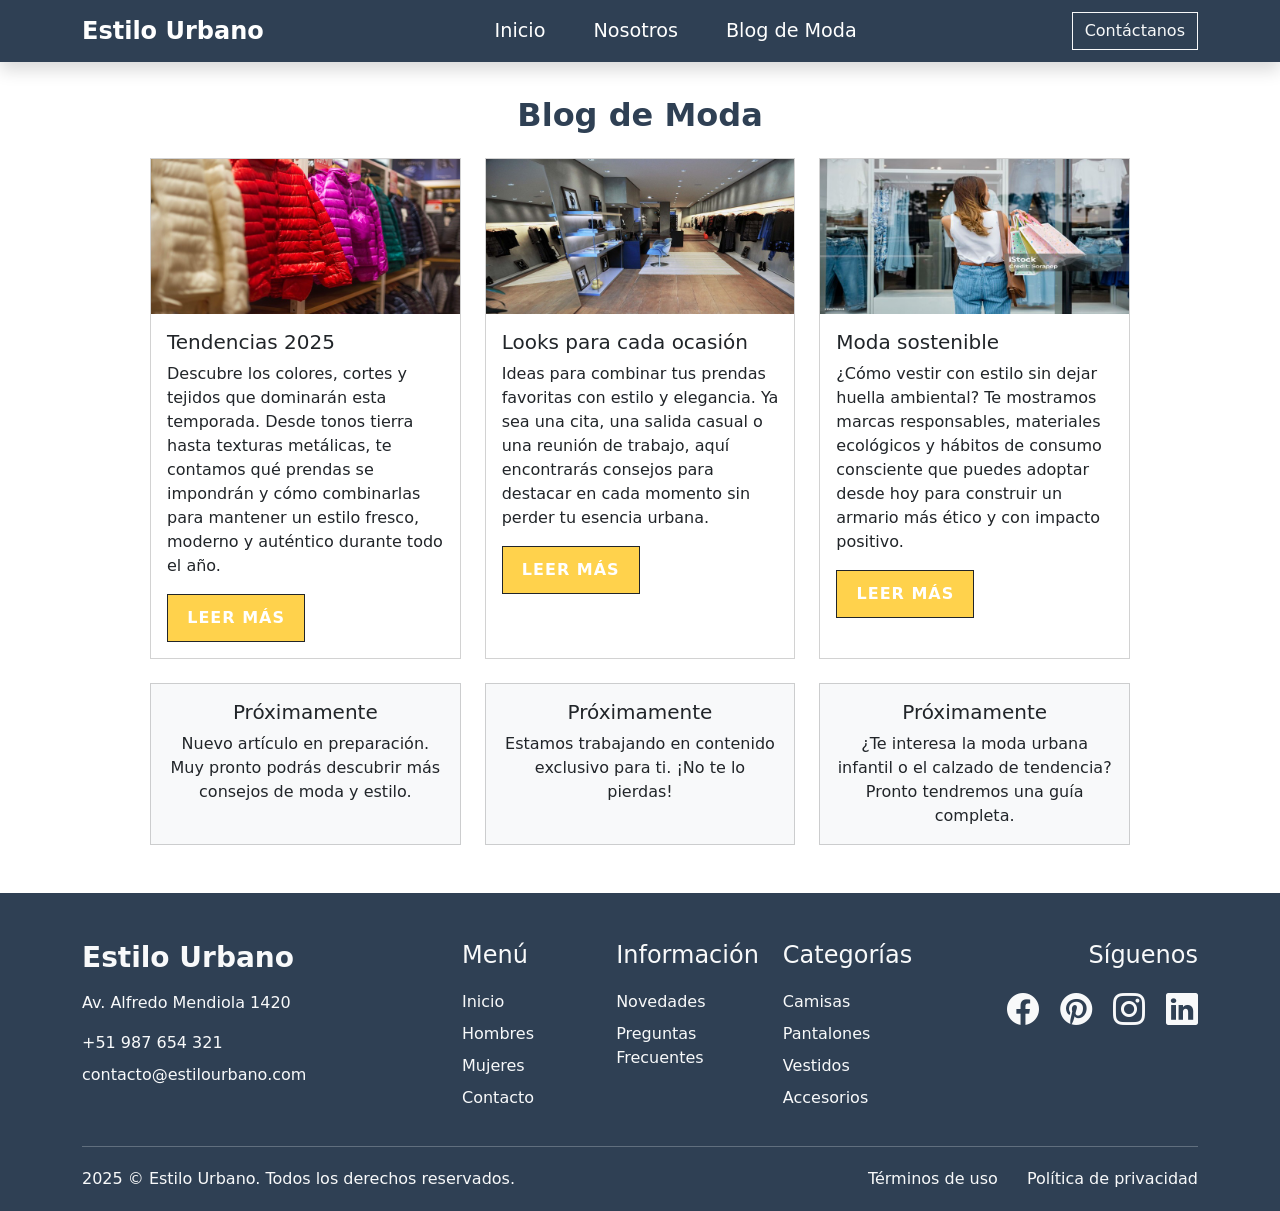
<file: html/blogmoda.html>
<!DOCTYPE html>
<html lang="es">

<head>
    <meta charset="UTF-8" />
    <meta name="viewport" content="width=device-width, initial-scale=1.0" />
    <title>Blog de Moda - Estilo Urbano</title>
    <link href="https://cdn.jsdelivr.net/npm/bootstrap@5.3.0/dist/css/bootstrap.min.css" rel="stylesheet" />
    <link rel="stylesheet" href="../css/styles.css" />
    <link rel="stylesheet" href="https://cdn.jsdelivr.net/npm/bootstrap-icons@1.10.5/font/bootstrap-icons.css" />
</head>

<body>
    <nav class="navbar navbar-expand-lg fixed-top shadow" data-bs-theme="dark">
        <div class="container-lg">
            <a class="navbar-brand fw-bold" href="../html/index.html">Estilo Urbano</a>
            <button class="navbar-toggler" type="button" data-bs-toggle="collapse"
                data-bs-target="#navbarSupportedContent" aria-controls="navbarSupportedContent" aria-expanded="false"
                aria-label="Toggle navigation">
                <span class="navbar-toggler-icon"></span>
            </button>
            <div class="collapse navbar-collapse" id="navbarSupportedContent">
                <ul class="navbar-nav mx-auto mb-2 mb-lg-0">
                    <li class="nav-item">
                        <a class="nav-link active" aria-current="page" href="../html/index.html">Inicio</a>
                    </li>
                    <li class="nav-item">
                        <a class="nav-link" href="../html/nosotros.html">Nosotros</a>
                    </li>
                    <li class="nav-item">
                        <a class="nav-link" href="../html/blogmoda.html">Blog de Moda</a>
                    </li>
                </ul>
                <a class="btn btn-outline-light" href="../html/contacto.html">Contáctanos</a>
            </div>
        </div>
    </nav>

    <div class="container mt-5 py-5">
        <h2 class="text-center fw-bold mb-4">Blog de Moda</h2>
        <div class="row g-4">
            <div class="col-md-4">
                <div class="card h-100">
                    <img src="../img/1.jpg" class="card-img-top" alt="Post 1">
                    <div class="card-body">
                        <h5 class="card-title">Tendencias 2025</h5>
                        <p class="card-text">Descubre los colores, cortes y tejidos que dominarán esta temporada. Desde
                            tonos tierra hasta texturas metálicas, te contamos qué prendas se impondrán y cómo
                            combinarlas para mantener un estilo fresco, moderno y auténtico durante todo el año.</p>
                        <a href="../html/tendencias.html" class="btn btn-dark">Leer Más</a>
                    </div>
                </div>
            </div>
            <div class="col-md-4">
                <div class="card h-100">
                    <img src="../img/2.jpg" class="card-img-top" alt="Post 2">
                    <div class="card-body">
                        <h5 class="card-title">Looks para cada ocasión</h5>
                        <p class="card-text">Ideas para combinar tus prendas favoritas con estilo y elegancia. Ya sea
                            una cita, una salida casual o una reunión de trabajo, aquí encontrarás consejos para
                            destacar en cada momento sin perder tu esencia urbana.</p>
                        <a href="../html/looks.html" class="btn btn-dark">Leer Más</a>
                    </div>
                </div>
            </div>
            <div class="col-md-4">
                <div class="card h-100">
                    <img src="../img/3.jpg" class="card-img-top" alt="Post 3">
                    <div class="card-body">
                        <h5 class="card-title">Moda sostenible</h5>
                        <p class="card-text">¿Cómo vestir con estilo sin dejar huella ambiental? Te mostramos marcas
                            responsables, materiales ecológicos y hábitos de consumo consciente que puedes adoptar desde
                            hoy para construir un armario más ético y con impacto positivo.</p>
                        <a href="../html/sostenible.html" class="btn btn-dark">Leer Más</a>
                    </div>
                </div>
            </div>
            <div class="col-md-4">
                <div class="card h-100 bg-light text-center d-flex align-items-center justify-content-center">
                    <div class="card-body">
                        <h5 class="card-title">Próximamente</h5>
                        <p class="card-text">Nuevo artículo en preparación. Muy pronto podrás descubrir más consejos de
                            moda y estilo.</p>
                    </div>
                </div>
            </div>
            <div class="col-md-4">
                <div class="card h-100 bg-light text-center d-flex align-items-center justify-content-center">
                    <div class="card-body">
                        <h5 class="card-title">Próximamente</h5>
                        <p class="card-text">Estamos trabajando en contenido exclusivo para ti. ¡No te lo pierdas!</p>
                    </div>
                </div>
            </div>
            <div class="col-md-4">
                <div class="card h-100 bg-light text-center d-flex align-items-center justify-content-center">
                    <div class="card-body">
                        <h5 class="card-title">Próximamente</h5>
                        <p class="card-text">¿Te interesa la moda urbana infantil o el calzado de tendencia? Pronto
                            tendremos una guía completa.</p>
                    </div>
                </div>
            </div>
        </div>
    </div>



    <footer class="text-light pt-5">
        <div class="container-lg">
            <div class="row">
                <div class="col-6 col-lg-4">
                    <h3 class="fw-bold">Estilo Urbano</h3>
                    <p class="pt-2">Av. Alfredo Mendiola 1420</p>
                    <p class="mb-2">+51 987 654 321</p>
                    <p>contacto@estilourbano.com</p>
                </div>
                <div class="col">
                    <h4>Menú</h4>
                    <ul class="list-unstyled pt-2">
                        <li class="py-1">Inicio</li>
                        <li class="py-1">Hombres</li>
                        <li class="py-1">Mujeres</li>
                        <li class="py-1">Contacto</li>
                    </ul>
                </div>
                <div class="col">
                    <h4>Información</h4>
                    <ul class="list-unstyled pt-2">
                        <li class="py-1">Novedades</li>
                        <li class="py-1">Preguntas Frecuentes</li>
                    </ul>
                </div>
                <div class="col">
                    <h4>Categorías</h4>
                    <ul class="list-unstyled pt-2">
                        <li class="py-1">Camisas</li>
                        <li class="py-1">Pantalones</li>
                        <li class="py-1">Vestidos</li>
                        <li class="py-1">Accesorios</li>
                    </ul>
                </div>
                <div class="col-6 col-lg-3 text-lg-end">
                    <h4>Síguenos</h4>
                    <div class="social-media pt-2">
                        <a href="#" class="text-light fs-2 me-3"><i class="bi bi-facebook"></i></a>
                        <a href="#" class="text-light fs-2 me-3"><i class="bi bi-pinterest"></i></a>
                        <a href="#" class="text-light fs-2 me-3"><i class="bi bi-instagram"></i></a>
                        <a href="#" class="text-light fs-2"><i class="bi bi-linkedin"></i></a>
                    </div>
                </div>
            </div>
            <hr>
            <div class="d-sm-flex justify-content-between py-1">
                <p>2025 © Estilo Urbano. Todos los derechos reservados.</p>
                <p>
                    <a href="#" class="text-light text-decoration-none pe-4">Términos de uso</a>
                    <a href="#" class="text-light text-decoration-none">Política de privacidad</a>
                </p>
            </div>
        </div>
    </footer>
</body>

</html>
</file>
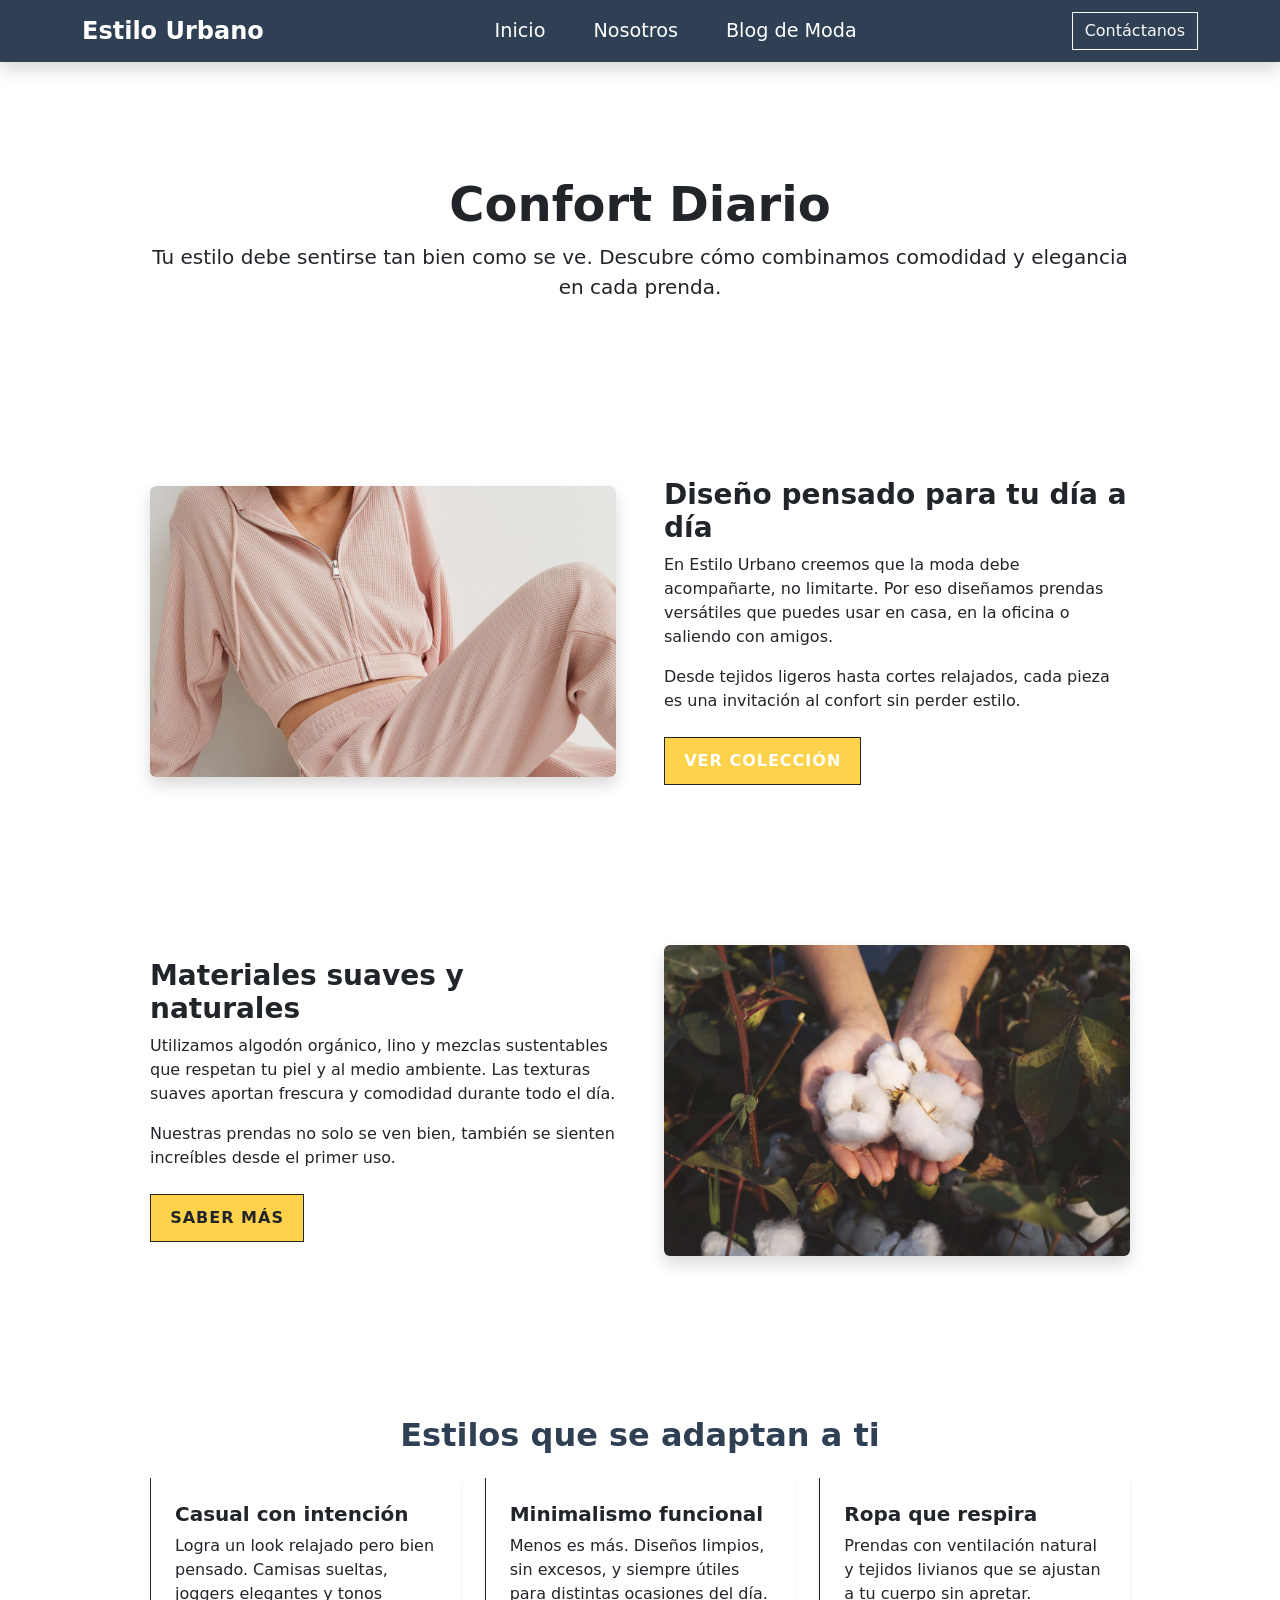
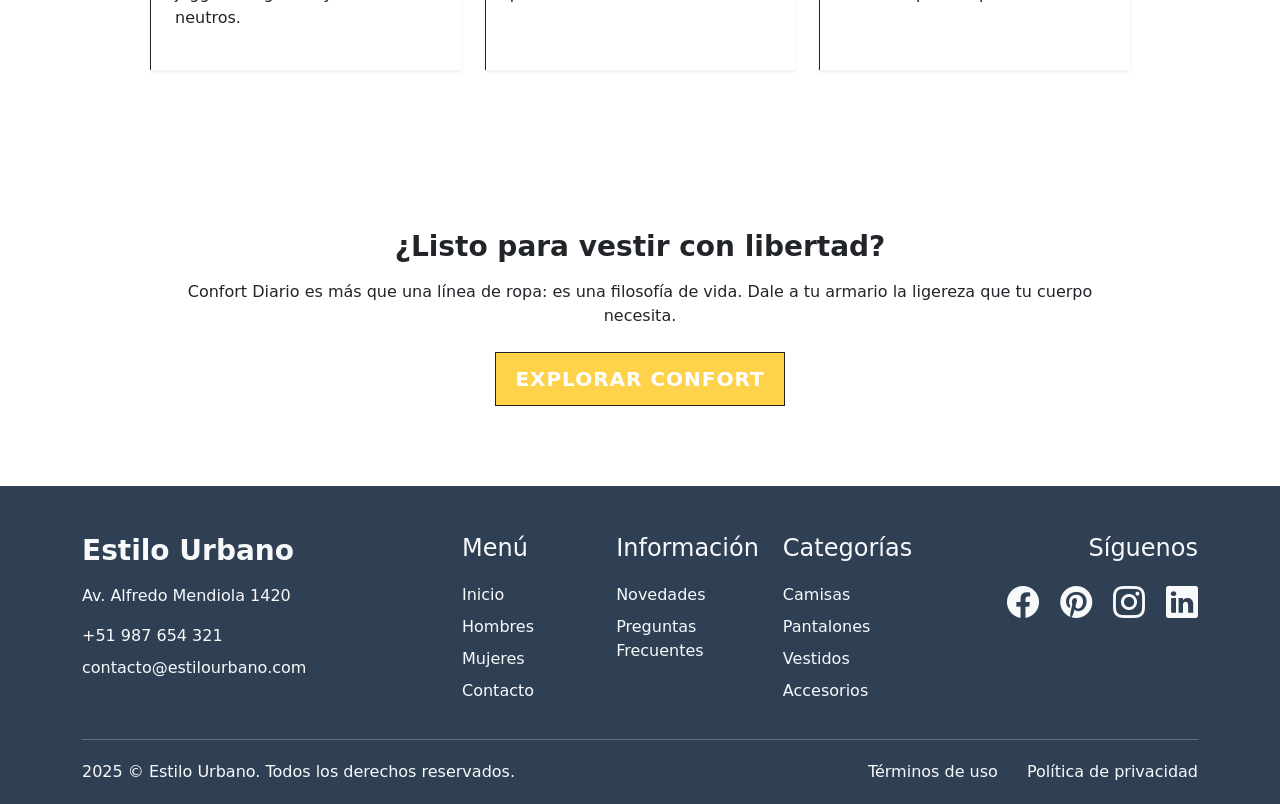
<file: html/confort.html>
<!DOCTYPE html>
<html lang="en">
<head>
    <meta charset="UTF-8" />
    <meta name="viewport" content="width=device-width, initial-scale=1.0" />
    <title>Confort Diario - Estilo Urbano</title>
    <link href="https://cdn.jsdelivr.net/npm/bootstrap@5.3.0/dist/css/bootstrap.min.css" rel="stylesheet" />
    <link rel="stylesheet" href="../css/styles.css" />
    <link rel="stylesheet" href="https://cdn.jsdelivr.net/npm/bootstrap-icons@1.10.5/font/bootstrap-icons.css" />
</head>
<body>
    <nav class="navbar navbar-expand-lg fixed-top shadow" data-bs-theme="dark">
        <div class="container-lg">
            <a class="navbar-brand fw-bold" href="../html/index.html">Estilo Urbano</a>
            <button class="navbar-toggler" type="button" data-bs-toggle="collapse"
                data-bs-target="#navbarSupportedContent" aria-controls="navbarSupportedContent" aria-expanded="false"
                aria-label="Toggle navigation">
                <span class="navbar-toggler-icon"></span>
            </button>
            <div class="collapse navbar-collapse" id="navbarSupportedContent">
                <ul class="navbar-nav mx-auto mb-2 mb-lg-0">
                    <li class="nav-item">
                        <a class="nav-link active" aria-current="page" href="../html/index.html">Inicio</a>
                    </li>
                    <li class="nav-item">
                        <a class="nav-link" href="../html/nosotros.html">Nosotros</a>
                    </li>
                    <li class="nav-item">
                        <a class="nav-link" href="../html/blogmoda.html">Blog de Moda</a>
                    </li>
                </ul>
                <a class="btn btn-outline-light" href="../html/contacto.html">Contáctanos</a>
            </div>
        </div>
    </nav>

    <main class="pt-5 mt-5">
        <section class="section-bg py-5">
            <div class="container text-center">
                <h1 class="fw-bold display-5">Confort Diario</h1>
                <p class="lead">Tu estilo debe sentirse tan bien como se ve. Descubre cómo combinamos comodidad y
                    elegancia en cada prenda.</p>
            </div>
        </section>
        <section class="py-5">
            <div class="container">
                <div class="row align-items-center g-5">
                    <div class="col-md-6">
                        <img src="../img/confort1.jpg" alt="Moda cómoda" class="img-fluid rounded shadow" />
                    </div>
                    <div class="col-md-6">
                        <h3 class="fw-bold">Diseño pensado para tu día a día</h3>
                        <p>En Estilo Urbano creemos que la moda debe acompañarte, no limitarte. Por eso diseñamos
                            prendas versátiles que puedes usar en casa, en la oficina o saliendo con amigos.</p>
                        <p>Desde tejidos ligeros hasta cortes relajados, cada pieza es una invitación al confort sin
                            perder estilo.</p>
                        <a href="productos.html" class="btn btn-dark mt-2">Ver colección</a>
                    </div>
                </div>
            </div>
        </section>
        <section class="section-bg py-5">
            <div class="container">
                <div class="row align-items-center g-5 flex-md-row-reverse">
                    <div class="col-md-6">
                        <img src="../img/confort2.jpg" alt="Estilo relajado" class="img-fluid rounded shadow" />
                    </div>
                    <div class="col-md-6">
                        <h3 class="fw-bold">Materiales suaves y naturales</h3>
                        <p>Utilizamos algodón orgánico, lino y mezclas sustentables que respetan tu piel y al medio
                            ambiente. Las texturas suaves aportan frescura y comodidad durante todo el día.</p>
                        <p>Nuestras prendas no solo se ven bien, también se sienten increíbles desde el primer uso.</p>
                        <a href="materialessuaves.html" class="btn btn-outline-dark mt-2">Saber más</a>
                    </div>
                </div>
            </div>
        </section>
        <section class="py-5">
            <div class="container">
                <h2 class="text-center fw-bold mb-4">Estilos que se adaptan a ti</h2>
                <div class="row g-4">
                    <div class="col-md-4">
                        <div class="p-4 border-start border-dark shadow-sm bg-white h-100">
                            <h5 class="fw-bold">Casual con intención</h5>
                            <p>Logra un look relajado pero bien pensado. Camisas sueltas, joggers elegantes y tonos
                                neutros.</p>
                        </div>
                    </div>
                    <div class="col-md-4">
                        <div class="p-4 border-start border-dark shadow-sm bg-white h-100">
                            <h5 class="fw-bold">Minimalismo funcional</h5>
                            <p>Menos es más. Diseños limpios, sin excesos, y siempre útiles para distintas ocasiones del
                                día.</p>
                        </div>
                    </div>
                    <div class="col-md-4">
                        <div class="p-4 border-start border-dark shadow-sm bg-white h-100">
                            <h5 class="fw-bold">Ropa que respira</h5>
                            <p>Prendas con ventilación natural y tejidos livianos que se ajustan a tu cuerpo sin
                                apretar.</p>
                        </div>
                    </div>
                </div>
            </div>
        </section>
        <section class="section-bg py-5">
            <div class="container text-center">
                <h3 class="fw-bold mb-3">¿Listo para vestir con libertad?</h3>
                <p class="mb-4">Confort Diario es más que una línea de ropa: es una filosofía de vida. Dale a tu armario
                    la ligereza que tu cuerpo necesita.</p>
                <a href="estilosunicos.html" class="btn btn-dark btn-lg">Explorar confort</a>
            </div>
        </section>
    </main>
    <footer class="text-light pt-5">
        <div class="container-lg">
            <div class="row">
                <div class="col-6 col-lg-4">
                    <h3 class="fw-bold">Estilo Urbano</h3>
                    <p class="pt-2">Av. Alfredo Mendiola 1420</p>
                    <p class="mb-2">+51 987 654 321</p>
                    <p>contacto@estilourbano.com</p>
                </div>
                <div class="col">
                    <h4>Menú</h4>
                    <ul class="list-unstyled pt-2">
                        <li class="py-1">Inicio</li>
                        <li class="py-1">Hombres</li>
                        <li class="py-1">Mujeres</li>
                        <li class="py-1">Contacto</li>
                    </ul>
                </div>
                <div class="col">
                    <h4>Información</h4>
                    <ul class="list-unstyled pt-2">
                        <li class="py-1">Novedades</li>
                        <li class="py-1">Preguntas Frecuentes</li>
                    </ul>
                </div>
                <div class="col">
                    <h4>Categorías</h4>
                    <ul class="list-unstyled pt-2">
                        <li class="py-1">Camisas</li>
                        <li class="py-1">Pantalones</li>
                        <li class="py-1">Vestidos</li>
                        <li class="py-1">Accesorios</li>
                    </ul>
                </div>
                <div class="col-6 col-lg-3 text-lg-end">
                    <h4>Síguenos</h4>
                    <div class="social-media pt-2">
                        <a href="#" class="text-light fs-2 me-3"><i class="bi bi-facebook"></i></a>
                        <a href="#" class="text-light fs-2 me-3"><i class="bi bi-pinterest"></i></a>
                        <a href="#" class="text-light fs-2 me-3"><i class="bi bi-instagram"></i></a>
                        <a href="#" class="text-light fs-2"><i class="bi bi-linkedin"></i></a>
                    </div>
                </div>
            </div>
            <hr>
            <div class="d-sm-flex justify-content-between py-1">
                <p>2025 © Estilo Urbano. Todos los derechos reservados.</p>
                <p>
                    <a href="#" class="text-light text-decoration-none pe-4">Términos de uso</a>
                    <a href="#" class="text-light text-decoration-none">Política de privacidad</a>
                </p>
            </div>
        </div>
    </footer>
    <script src="https://cdn.jsdelivr.net/npm/bootstrap@5.3.0/dist/js/bootstrap.bundle.min.js"></script>
</body>
</html>
</file>
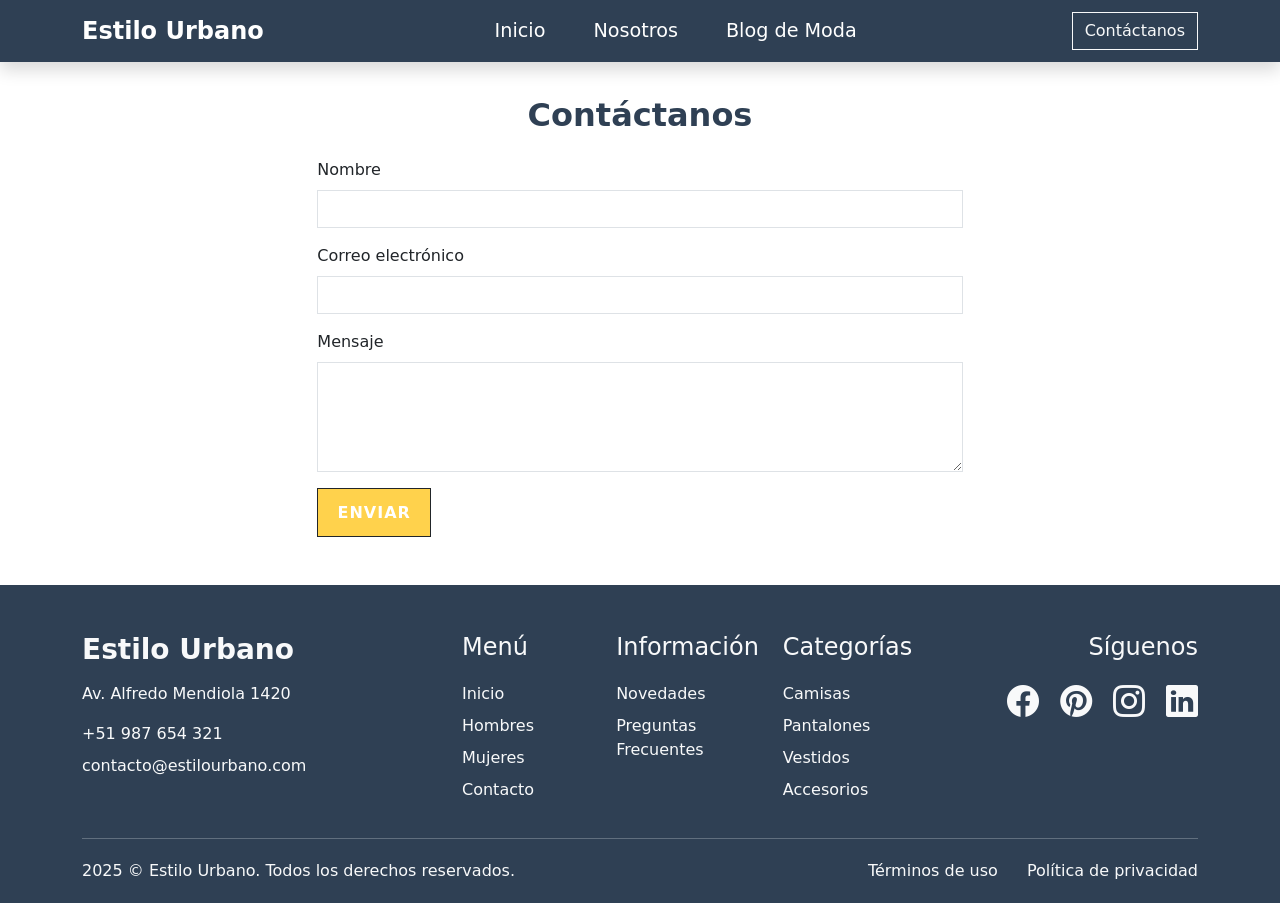
<file: html/contacto.html>
<!DOCTYPE html>
<html lang="es">
<head>
    <meta charset="UTF-8" />
    <meta name="viewport" content="width=device-width, initial-scale=1.0" />
    <title>Contáctanos - Estilo Urbano</title>
    <link href="https://cdn.jsdelivr.net/npm/bootstrap@5.3.0/dist/css/bootstrap.min.css" rel="stylesheet" />
    <link rel="stylesheet" href="../css/styles.css" />
    <link rel="stylesheet" href="https://cdn.jsdelivr.net/npm/bootstrap-icons@1.10.5/font/bootstrap-icons.css" />
</head>
<body>

    <nav class="navbar navbar-expand-lg fixed-top shadow" data-bs-theme="dark">
        <div class="container-lg">
            <a class="navbar-brand fw-bold" href="../html/index.html">Estilo Urbano</a>
            <button class="navbar-toggler" type="button" data-bs-toggle="collapse"
                data-bs-target="#navbarSupportedContent" aria-controls="navbarSupportedContent" aria-expanded="false"
                aria-label="Toggle navigation">
                <span class="navbar-toggler-icon"></span>
            </button>
            <div class="collapse navbar-collapse" id="navbarSupportedContent">
                <ul class="navbar-nav mx-auto mb-2 mb-lg-0">
                    <li class="nav-item">
                        <a class="nav-link active" aria-current="page" href="../html/index.html">Inicio</a>
                    </li>
                    <li class="nav-item">
                        <a class="nav-link" href="../html/nosotros.html">Nosotros</a>
                    </li>
                    <li class="nav-item">
                        <a class="nav-link" href="../html/blogmoda.html">Blog de Moda</a>
                    </li>
                </ul>
                <a class="btn btn-outline-light" href="../html/contacto.html">Contáctanos</a>
            </div>
        </div>
    </nav>

    <div class="container py-5 mt-5">
        <h2 class="text-center fw-bold mb-4">Contáctanos</h2>
        <div class="row justify-content-center">
            <div class="col-md-8">
                <form>
                    <div class="mb-3">
                        <label for="nombre" class="form-label">Nombre</label>
                        <input type="text" class="form-control" id="nombre" required>
                    </div>
                    <div class="mb-3">
                        <label for="correo" class="form-label">Correo electrónico</label>
                        <input type="email" class="form-control" id="correo" required>
                    </div>
                    <div class="mb-3">
                        <label for="mensaje" class="form-label">Mensaje</label>
                        <textarea class="form-control" id="mensaje" rows="4" required></textarea>
                    </div>
                    <button type="submit" class="btn btn-dark">Enviar</button>
                </form>
            </div>
        </div>
    </div>

    <footer class="text-light pt-5">
        <div class="container-lg">
            <div class="row">
                <div class="col-6 col-lg-4">
                    <h3 class="fw-bold">Estilo Urbano</h3>
                    <p class="pt-2">Av. Alfredo Mendiola 1420</p>
                    <p class="mb-2">+51 987 654 321</p>
                    <p>contacto@estilourbano.com</p>
                </div>
                <div class="col">
                    <h4>Menú</h4>
                    <ul class="list-unstyled pt-2">
                        <li class="py-1">Inicio</li>
                        <li class="py-1">Hombres</li>
                        <li class="py-1">Mujeres</li>
                        <li class="py-1">Contacto</li>
                    </ul>
                </div>
                <div class="col">
                    <h4>Información</h4>
                    <ul class="list-unstyled pt-2">
                        <li class="py-1">Novedades</li>
                        <li class="py-1">Preguntas Frecuentes</li>
                    </ul>
                </div>
                <div class="col">
                    <h4>Categorías</h4>
                    <ul class="list-unstyled pt-2">
                        <li class="py-1">Camisas</li>
                        <li class="py-1">Pantalones</li>
                        <li class="py-1">Vestidos</li>
                        <li class="py-1">Accesorios</li>
                    </ul>
                </div>
                <div class="col-6 col-lg-3 text-lg-end">
                    <h4>Síguenos</h4>
                    <div class="social-media pt-2">
                        <a href="#" class="text-light fs-2 me-3"><i class="bi bi-facebook"></i></a>
                        <a href="#" class="text-light fs-2 me-3"><i class="bi bi-pinterest"></i></a>
                        <a href="#" class="text-light fs-2 me-3"><i class="bi bi-instagram"></i></a>
                        <a href="#" class="text-light fs-2"><i class="bi bi-linkedin"></i></a>
                    </div>
                </div>
            </div>
            <hr>
            <div class="d-sm-flex justify-content-between py-1">
                <p>2025 © Estilo Urbano. Todos los derechos reservados.</p>
                <p>
                    <a href="#" class="text-light text-decoration-none pe-4">Términos de uso</a>
                    <a href="#" class="text-light text-decoration-none">Política de privacidad</a>
                </p>
            </div>
        </div>
    </footer>

</body>
</html>
</file>
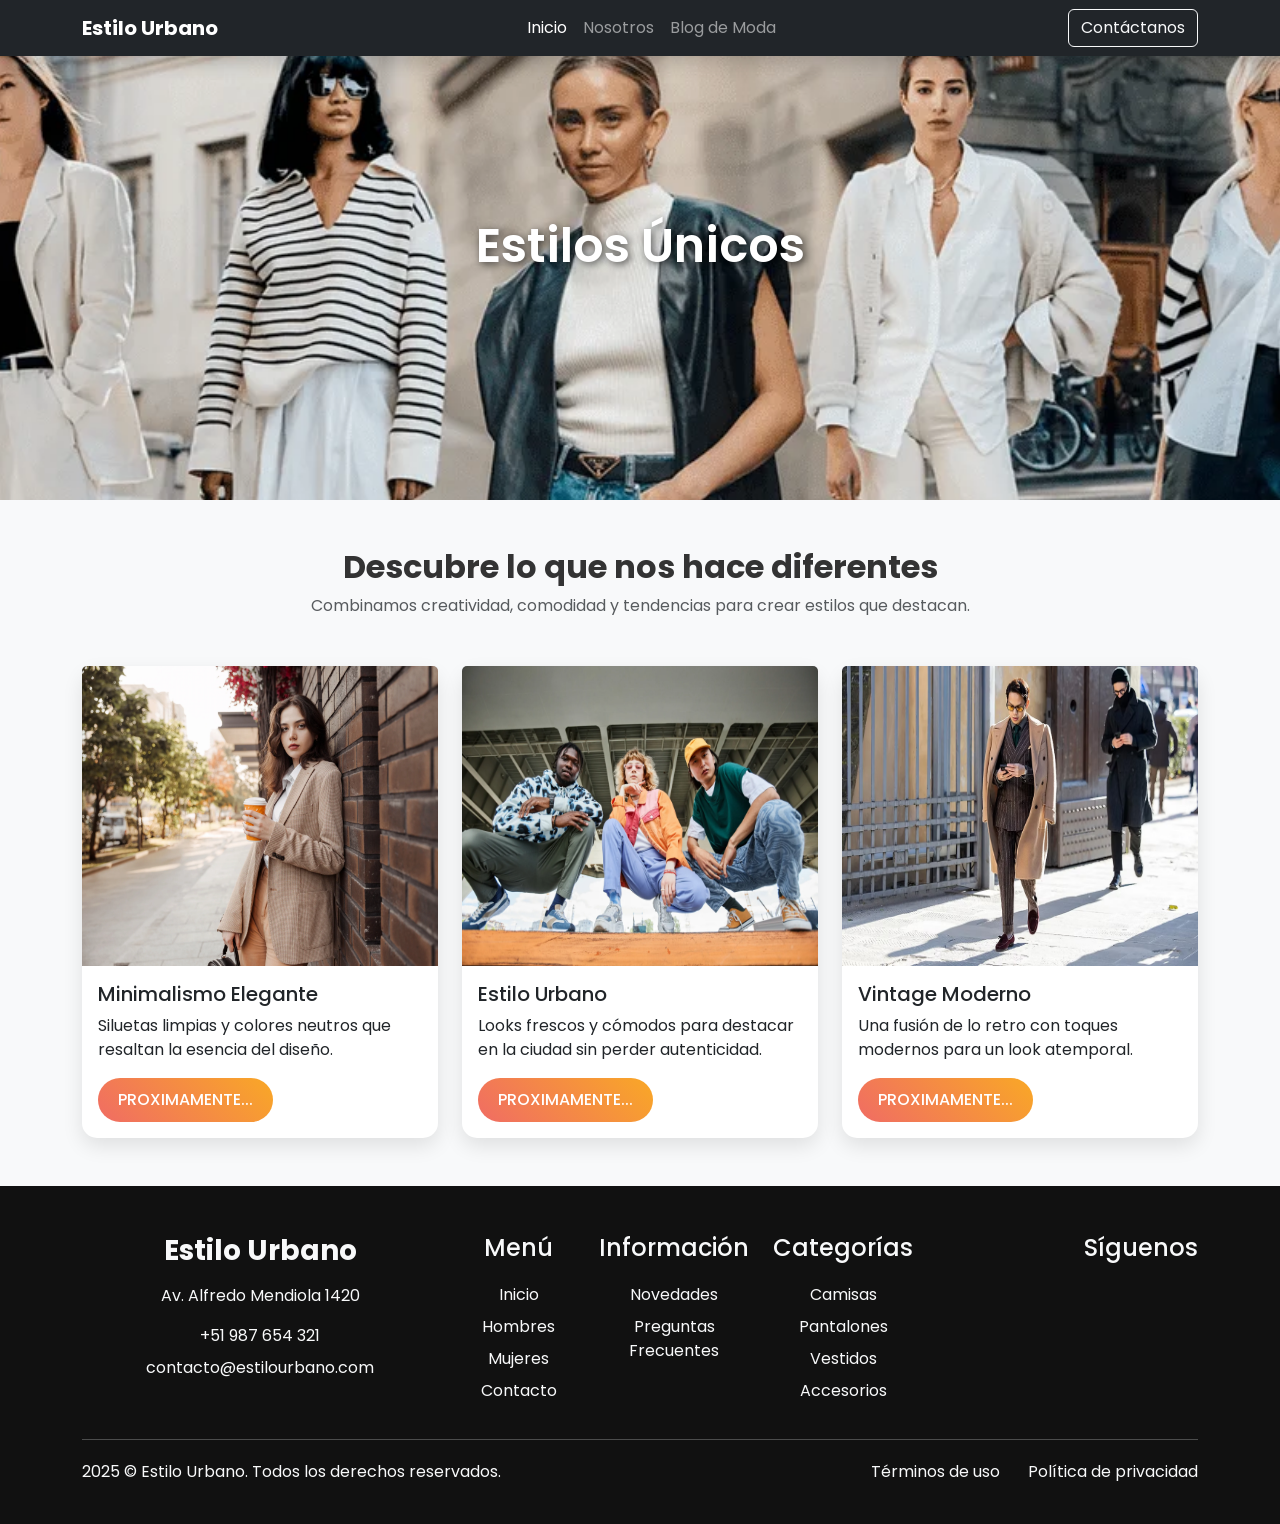
<file: html/estilosunicos.html>
<!DOCTYPE html>
<html lang="es">
<head>
    <meta charset="UTF-8">
    <meta name="viewport" content="width=device-width, initial-scale=1.0">
    <title>Estilos Únicos</title>
    <link href="https://cdn.jsdelivr.net/npm/bootstrap@5.3.0/dist/css/bootstrap.min.css" rel="stylesheet">
    <link href="https://fonts.googleapis.com/css2?family=Poppins:wght@400;600&display=swap" rel="stylesheet">
    <link rel="stylesheet" href="../css/sunicos.css">
</head>
<body>
    <nav class="navbar navbar-expand-lg fixed-top shadow bg-dark" data-bs-theme="dark">
        <div class="container-lg">
            <a class="navbar-brand fw-bold" href="../html/index.html">Estilo Urbano</a>
            <button class="navbar-toggler" type="button" data-bs-toggle="collapse"
                data-bs-target="#navbarSupportedContent" aria-controls="navbarSupportedContent" aria-expanded="false"
                aria-label="Toggle navigation">
                <span class="navbar-toggler-icon"></span>
            </button>
            <div class="collapse navbar-collapse" id="navbarSupportedContent">
                <ul class="navbar-nav mx-auto mb-2 mb-lg-0">
                    <li class="nav-item">
                        <a class="nav-link active" aria-current="page" href="../html/index.html">Inicio</a>
                    </li>
                    <li class="nav-item">
                        <a class="nav-link" href="../html/nosotros.html">Nosotros</a>
                    </li>
                    <li class="nav-item">
                        <a class="nav-link" href="../html/blogmoda.html">Blog de Moda</a>
                    </li>
                </ul>
                <a class="btn btn-outline-light" href="../html/contacto.html">Contáctanos</a>
            </div>
        </div>
    </nav>
    <header>
        <h1>Estilos Únicos</h1>
    </header>

    <main class="container py-5">
        <div class="text-center mb-5">
            <h2 class="fw-bold">Descubre lo que nos hace diferentes</h2>
            <p class="text-muted">Combinamos creatividad, comodidad y tendencias para crear estilos que destacan.</p>
        </div>

        <div class="row g-4">
            <div class="col-md-4">
                <div class="card">
                    <img src="../img/minimal.jpg" class="card-img-top" alt="Estilo 1">
                    <div class="card-body">
                        <h5 class="card-title">Minimalismo Elegante</h5>
                        <p class="card-text">Siluetas limpias y colores neutros que resaltan la esencia del diseño.</p>
                        <a href="#" class="btn btn-unique">Proximamente...</a>
                    </div>
                </div>
            </div>
            <div class="col-md-4">
                <div class="card">
                    <img src="../img/urbano.jpg" class="card-img-top" alt="Estilo 2">
                    <div class="card-body">
                        <h5 class="card-title">Estilo Urbano</h5>
                        <p class="card-text">Looks frescos y cómodos para destacar en la ciudad sin perder autenticidad.</p>
                        <a href="#" class="btn btn-unique">Proximamente...</a>
                    </div>
                </div>
            </div>
            <div class="col-md-4">
                <div class="card">
                    <img src="../img/vintage.jpg" class="card-img-top" alt="Estilo 3">
                    <div class="card-body">
                        <h5 class="card-title">Vintage Moderno</h5>
                        <p class="card-text">Una fusión de lo retro con toques modernos para un look atemporal.</p>
                        <a href="#" class="btn btn-unique">Proximamente...</a>
                    </div>
                </div>
            </div>
        </div>
    </main>

    <footer class="text-light pt-5">
        <div class="container-lg">
            <div class="row">
                <div class="col-6 col-lg-4">
                    <h3 class="fw-bold">Estilo Urbano</h3>
                    <p class="pt-2">Av. Alfredo Mendiola 1420</p>
                    <p class="mb-2">+51 987 654 321</p>
                    <p>contacto@estilourbano.com</p>
                </div>
                <div class="col">
                    <h4>Menú</h4>
                    <ul class="list-unstyled pt-2">
                        <li class="py-1">Inicio</li>
                        <li class="py-1">Hombres</li>
                        <li class="py-1">Mujeres</li>
                        <li class="py-1">Contacto</li>
                    </ul>
                </div>
                <div class="col">
                    <h4>Información</h4>
                    <ul class="list-unstyled pt-2">
                        <li class="py-1">Novedades</li>
                        <li class="py-1">Preguntas Frecuentes</li>
                    </ul>
                </div>
                <div class="col">
                    <h4>Categorías</h4>
                    <ul class="list-unstyled pt-2">
                        <li class="py-1">Camisas</li>
                        <li class="py-1">Pantalones</li>
                        <li class="py-1">Vestidos</li>
                        <li class="py-1">Accesorios</li>
                    </ul>
                </div>
                <div class="col-6 col-lg-3 text-lg-end">
                    <h4>Síguenos</h4>
                    <div class="social-media pt-2">
                        <a href="#" class="text-light fs-2 me-3"><i class="bi bi-facebook"></i></a>
                        <a href="#" class="text-light fs-2 me-3"><i class="bi bi-pinterest"></i></a>
                        <a href="#" class="text-light fs-2 me-3"><i class="bi bi-instagram"></i></a>
                        <a href="#" class="text-light fs-2"><i class="bi bi-linkedin"></i></a>
                    </div>
                </div>
            </div>
            <hr>
            <div class="d-sm-flex justify-content-between py-1">
                <p>2025 © Estilo Urbano. Todos los derechos reservados.</p>
                <p>
                    <a href="#" class="text-light text-decoration-none pe-4">Términos de uso</a>
                    <a href="#" class="text-light text-decoration-none">Política de privacidad</a>
                </p>
            </div>
        </div>
    </footer>

    <script src="https://cdn.jsdelivr.net/npm/bootstrap@5.3.0/dist/js/bootstrap.bundle.min.js"></script>
</body>
</html>
</file>
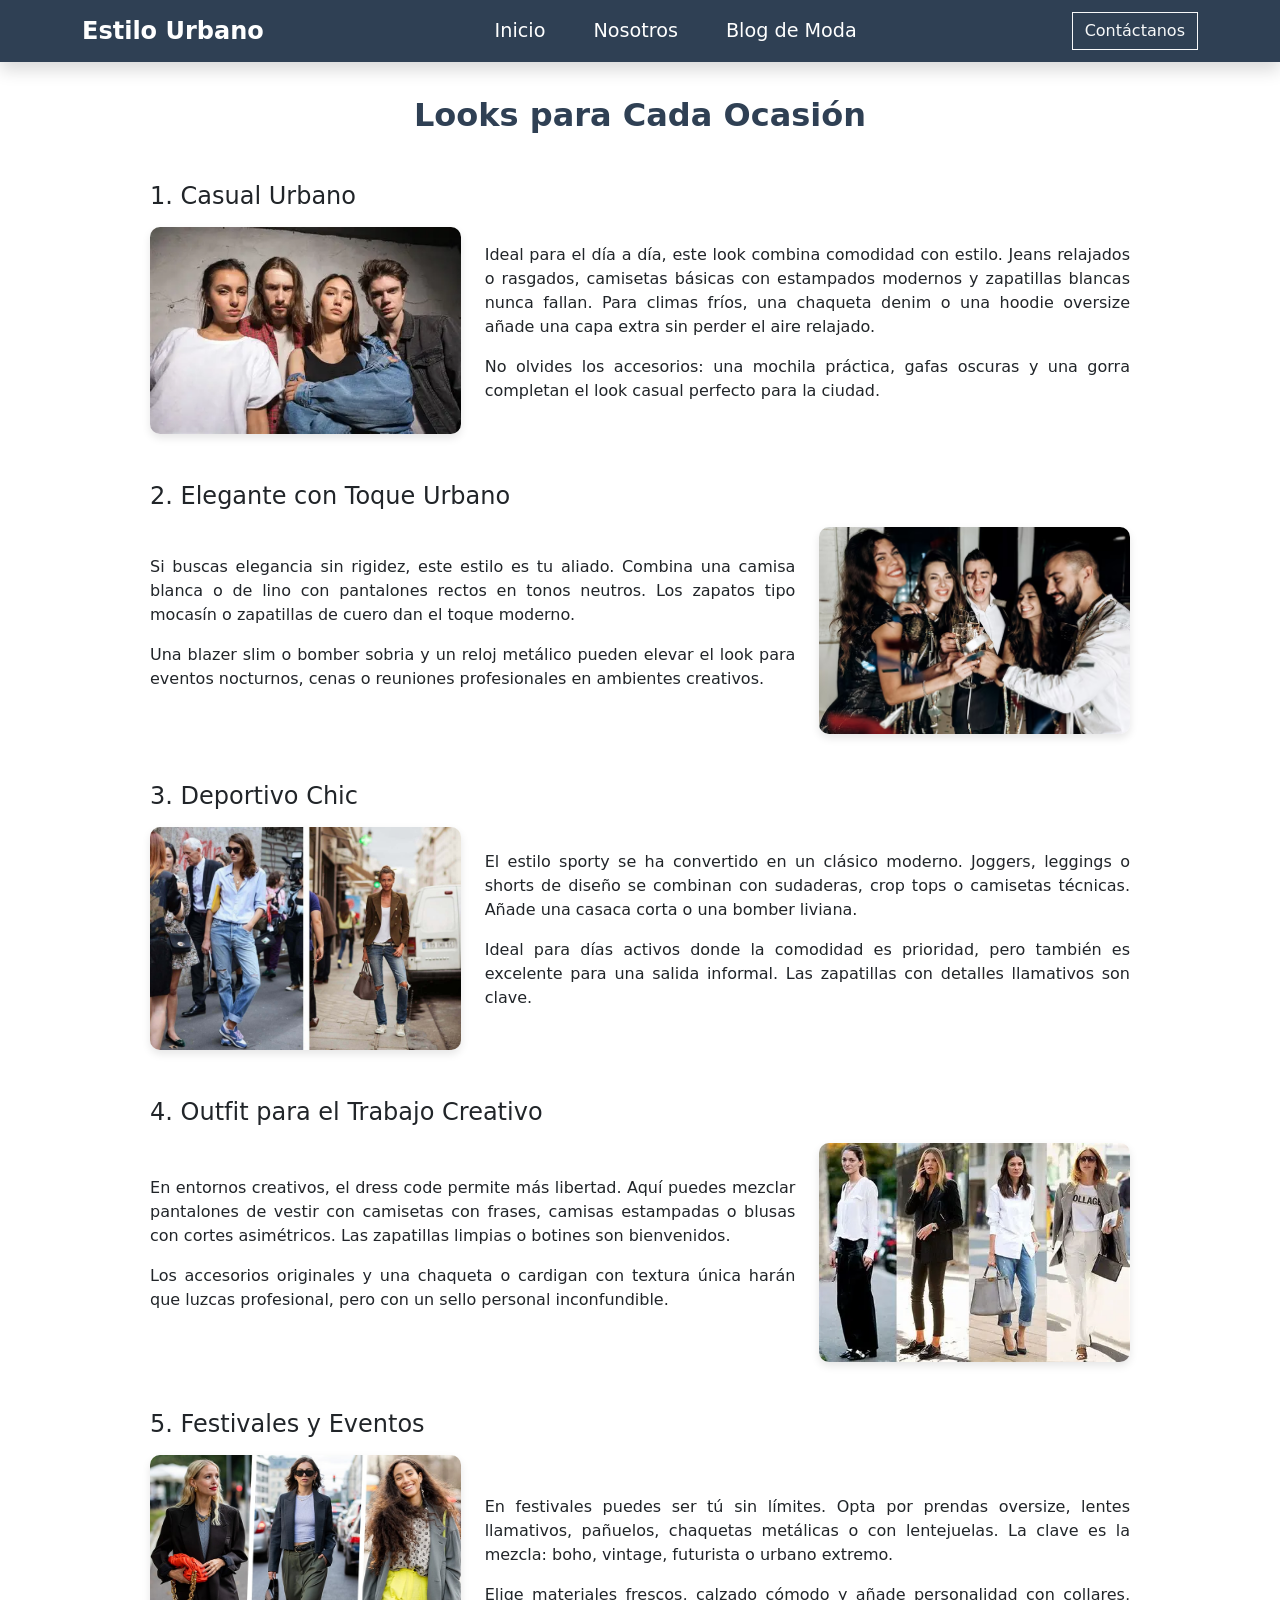
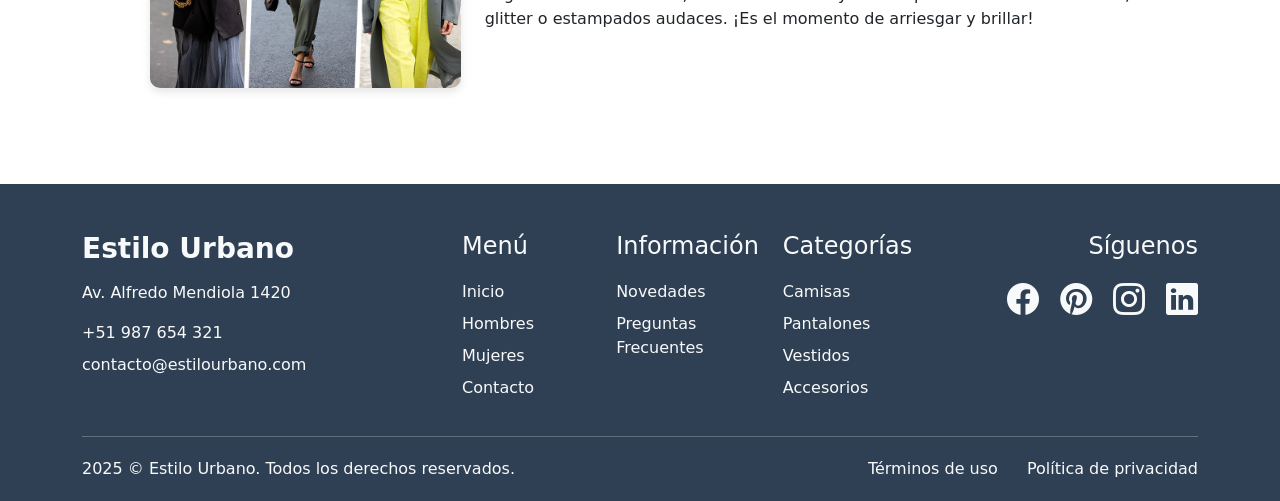
<file: html/looks.html>
<!DOCTYPE html>
<html lang="es">

<head>
    <meta charset="UTF-8" />
    <meta name="viewport" content="width=device-width, initial-scale=1.0" />
    <title>Looks para Cada Ocasión - Estilo Urbano</title>
    <link href="https://cdn.jsdelivr.net/npm/bootstrap@5.3.0/dist/css/bootstrap.min.css" rel="stylesheet" />
    <link rel="stylesheet" href="../css/styles.css" />
    <link rel="stylesheet" href="https://cdn.jsdelivr.net/npm/bootstrap-icons@1.10.5/font/bootstrap-icons.css" />
    <style>
        .look-img {
            max-width: 100%;
            max-height: 300px;
            object-fit: cover;
            border-radius: 10px;
            box-shadow: 0 4px 8px rgba(0, 0, 0, 0.1);
        }

        .look-section p {
            text-align: justify;
        }

        .look-title {
            color: #212529;
            margin-bottom: 0.5rem;
        }
    </style>
</head>

<body>
    <nav class="navbar navbar-expand-lg fixed-top shadow" data-bs-theme="dark">
        <div class="container-lg">
            <a class="navbar-brand fw-bold" href="../html/index.html">Estilo Urbano</a>
            <button class="navbar-toggler" type="button" data-bs-toggle="collapse"
                data-bs-target="#navbarSupportedContent" aria-controls="navbarSupportedContent" aria-expanded="false"
                aria-label="Toggle navigation">
                <span class="navbar-toggler-icon"></span>
            </button>
            <div class="collapse navbar-collapse" id="navbarSupportedContent">
                <ul class="navbar-nav mx-auto mb-2 mb-lg-0">
                    <li class="nav-item">
                        <a class="nav-link" href="../html/index.html">Inicio</a>
                    </li>
                    <li class="nav-item">
                        <a class="nav-link" href="../html/nosotros.html">Nosotros</a>
                    </li>
                    <li class="nav-item">
                        <a class="nav-link active" aria-current="page" href="../html/blogmoda.html">Blog de Moda</a>
                    </li>
                </ul>
                <a class="btn btn-outline-light" href="../html/contacto.html">Contáctanos</a>
            </div>
        </div>
    </nav>

    <div class="container mt-5 py-5 look-section">
        <h2 class="text-center fw-bold mb-5">Looks para Cada Ocasión</h2>

        <!-- CASUAL -->
        <section class="mb-5">
            <h4 class="look-title">1. Casual Urbano</h4>
            <div class="row mt-3 align-items-center">
                <div class="col-md-4 text-center">
                    <img src="../img/casual.jpg" class="look-img" alt="Look casual urbano">
                </div>
                <div class="col-md-8">
                    <p>Ideal para el día a día, este look combina comodidad con estilo. Jeans relajados o rasgados, camisetas básicas con estampados modernos y zapatillas blancas nunca fallan. Para climas fríos, una chaqueta denim o una hoodie oversize añade una capa extra sin perder el aire relajado.</p>
                    <p>No olvides los accesorios: una mochila práctica, gafas oscuras y una gorra completan el look casual perfecto para la ciudad.</p>
                </div>
            </div>
        </section>

        <!-- ELEGANTE URBANO -->
        <section class="mb-5">
            <h4 class="look-title">2. Elegante con Toque Urbano</h4>
            <div class="row mt-3 align-items-center flex-row-reverse">
                <div class="col-md-4 text-center">
                    <img src="../img/elegante.jpg" class="look-img" alt="Look elegante urbano">
                </div>
                <div class="col-md-8">
                    <p>Si buscas elegancia sin rigidez, este estilo es tu aliado. Combina una camisa blanca o de lino con pantalones rectos en tonos neutros. Los zapatos tipo mocasín o zapatillas de cuero dan el toque moderno.</p>
                    <p>Una blazer slim o bomber sobria y un reloj metálico pueden elevar el look para eventos nocturnos, cenas o reuniones profesionales en ambientes creativos.</p>
                </div>
            </div>
        </section>

        <!-- DEPORTIVO CHIC -->
        <section class="mb-5">
            <h4 class="look-title">3. Deportivo Chic</h4>
            <div class="row mt-3 align-items-center">
                <div class="col-md-4 text-center">
                    <img src="../img/deportivo.jpg" class="look-img" alt="Look deportivo chic">
                </div>
                <div class="col-md-8">
                    <p>El estilo sporty se ha convertido en un clásico moderno. Joggers, leggings o shorts de diseño se combinan con sudaderas, crop tops o camisetas técnicas. Añade una casaca corta o una bomber liviana.</p>
                    <p>Ideal para días activos donde la comodidad es prioridad, pero también es excelente para una salida informal. Las zapatillas con detalles llamativos son clave.</p>
                </div>
            </div>
        </section>

        <!-- TRABAJO CREATIVO -->
        <section class="mb-5">
            <h4 class="look-title">4. Outfit para el Trabajo Creativo</h4>
            <div class="row mt-3 align-items-center flex-row-reverse">
                <div class="col-md-4 text-center">
                    <img src="../img/trabajo.jpg" class="look-img" alt="Look oficina creativa">
                </div>
                <div class="col-md-8">
                    <p>En entornos creativos, el dress code permite más libertad. Aquí puedes mezclar pantalones de vestir con camisetas con frases, camisas estampadas o blusas con cortes asimétricos. Las zapatillas limpias o botines son bienvenidos.</p>
                    <p>Los accesorios originales y una chaqueta o cardigan con textura única harán que luzcas profesional, pero con un sello personal inconfundible.</p>
                </div>
            </div>
        </section>

        <!-- FESTIVALES -->
        <section class="mb-5">
            <h4 class="look-title">5. Festivales y Eventos</h4>
            <div class="row mt-3 align-items-center">
                <div class="col-md-4 text-center">
                    <img src="../img/festival.jpg" class="look-img" alt="Look para festival">
                </div>
                <div class="col-md-8">
                    <p>En festivales puedes ser tú sin límites. Opta por prendas oversize, lentes llamativos, pañuelos, chaquetas metálicas o con lentejuelas. La clave es la mezcla: boho, vintage, futurista o urbano extremo.</p>
                    <p>Elige materiales frescos, calzado cómodo y añade personalidad con collares, glitter o estampados audaces. ¡Es el momento de arriesgar y brillar!</p>
                </div>
            </div>
        </section>

    </div>

    <footer class="text-light pt-5">
        <div class="container-lg">
            <div class="row">
                <div class="col-6 col-lg-4">
                    <h3 class="fw-bold">Estilo Urbano</h3>
                    <p class="pt-2">Av. Alfredo Mendiola 1420</p>
                    <p class="mb-2">+51 987 654 321</p>
                    <p>contacto@estilourbano.com</p>
                </div>
                <div class="col">
                    <h4>Menú</h4>
                    <ul class="list-unstyled pt-2">
                        <li class="py-1">Inicio</li>
                        <li class="py-1">Hombres</li>
                        <li class="py-1">Mujeres</li>
                        <li class="py-1">Contacto</li>
                    </ul>
                </div>
                <div class="col">
                    <h4>Información</h4>
                    <ul class="list-unstyled pt-2">
                        <li class="py-1">Novedades</li>
                        <li class="py-1">Preguntas Frecuentes</li>
                    </ul>
                </div>
                <div class="col">
                    <h4>Categorías</h4>
                    <ul class="list-unstyled pt-2">
                        <li class="py-1">Camisas</li>
                        <li class="py-1">Pantalones</li>
                        <li class="py-1">Vestidos</li>
                        <li class="py-1">Accesorios</li>
                    </ul>
                </div>
                <div class="col-6 col-lg-3 text-lg-end">
                    <h4>Síguenos</h4>
                    <div class="social-media pt-2">
                        <a href="#" class="text-light fs-2 me-3"><i class="bi bi-facebook"></i></a>
                        <a href="#" class="text-light fs-2 me-3"><i class="bi bi-pinterest"></i></a>
                        <a href="#" class="text-light fs-2 me-3"><i class="bi bi-instagram"></i></a>
                        <a href="#" class="text-light fs-2"><i class="bi bi-linkedin"></i></a>
                    </div>
                </div>
            </div>
            <hr>
            <div class="d-sm-flex justify-content-between py-1">
                <p>2025 © Estilo Urbano. Todos los derechos reservados.</p>
                <p>
                    <a href="#" class="text-light text-decoration-none pe-4">Términos de uso</a>
                    <a href="#" class="text-light text-decoration-none">Política de privacidad</a>
                </p>
            </div>
        </div>
    </footer>
</body>

</html>
</file>
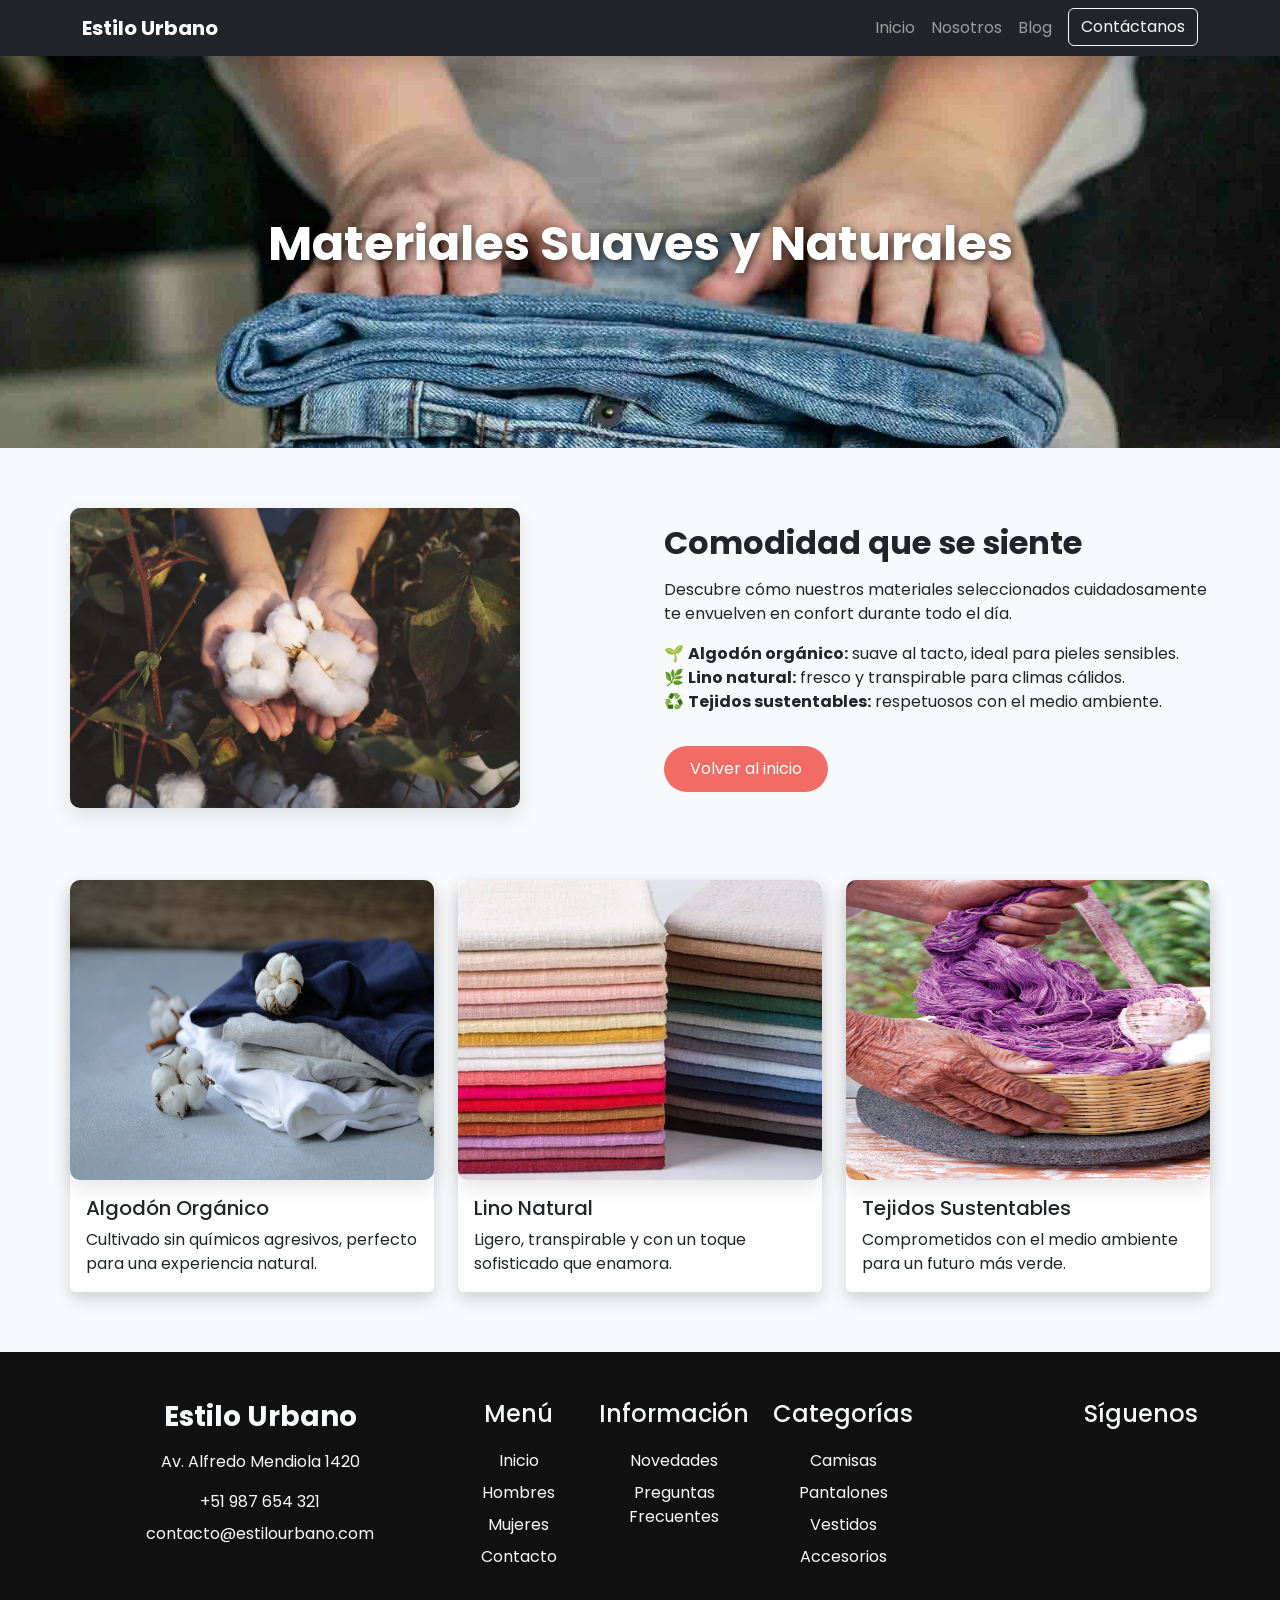
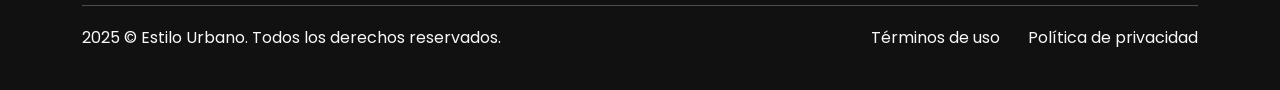
<file: html/materialessuaves.html>
<!DOCTYPE html>
<html lang="es">
<head>
    <meta charset="UTF-8">
    <meta name="viewport" content="width=device-width, initial-scale=1.0">
    <title>Materiales Suaves y Naturales</title>
    <link href="https://cdn.jsdelivr.net/npm/bootstrap@5.3.0/dist/css/bootstrap.min.css" rel="stylesheet">
    <link href="https://fonts.googleapis.com/css2?family=Poppins:wght@400;600&display=swap" rel="stylesheet">
    <link rel="stylesheet" href="../css/suave.css">
</head>
<body>
    <nav class="navbar navbar-expand-lg navbar-dark bg-dark fixed-top shadow">
        <div class="container">
            <a class="navbar-brand fw-bold" href="../html/index.html">Estilo Urbano</a>
            <button class="navbar-toggler" type="button" data-bs-toggle="collapse"
                data-bs-target="#navbarNav" aria-controls="navbarNav" aria-expanded="false"
                aria-label="Toggle navigation">
                <span class="navbar-toggler-icon"></span>
            </button>
            <div class="collapse navbar-collapse" id="navbarNav">
                <ul class="navbar-nav ms-auto">
                    <li class="nav-item">
                        <a class="nav-link" href="../html/index.html">Inicio</a>
                    </li>
                    <li class="nav-item">
                        <a class="nav-link" href="../html/nosotros.html">Nosotros</a>
                    </li>
                    <li class="nav-item">
                        <a class="nav-link" href="../html/blogmoda.html">Blog</a>
                    </li>
                    <li class="nav-item">
                        <a class="btn btn-outline-light ms-2" href="../html/contacto.html">Contáctanos</a>
                    </li>
                </ul>
            </div>
        </div>
    </nav>
    <header class="mt-5">
        <h1>Materiales Suaves y Naturales</h1>
    </header>
    <main class="container section-content">
        <div class="row align-items-center g-5">
            <div class="col-md-6">
                <img src="../img/confort2.jpg" alt="Materiales suaves" class="img-fluid">
            </div>
            <div class="col-md-6">
                <h2 class="fw-bold mb-3">Comodidad que se siente</h2>
                <p>Descubre cómo nuestros materiales seleccionados cuidadosamente te envuelven en confort durante todo el día.</p>
                <p>🌱 <strong>Algodón orgánico:</strong> suave al tacto, ideal para pieles sensibles.<br>
                🌿 <strong>Lino natural:</strong> fresco y transpirable para climas cálidos.<br>
                ♻️ <strong>Tejidos sustentables:</strong> respetuosos con el medio ambiente.</p>
                <a href="../html/index.html" class="btn btn-custom mt-3">Volver al inicio</a>
            </div>
        </div>
        <div class="row g-4 mt-5">
            <div class="col-md-4">
                <div class="card border-0 shadow">
                    <img src="../img/algodon.jpg" class="card-img-top" alt="Algodón orgánico">
                    <div class="card-body">
                        <h5 class="card-title">Algodón Orgánico</h5>
                        <p class="card-text">Cultivado sin químicos agresivos, perfecto para una experiencia natural.</p>
                    </div>
                </div>
            </div>
            <div class="col-md-4">
                <div class="card border-0 shadow">
                    <img src="../img/lino.jpg" class="card-img-top" alt="Lino natural">
                    <div class="card-body">
                        <h5 class="card-title">Lino Natural</h5>
                        <p class="card-text">Ligero, transpirable y con un toque sofisticado que enamora.</p>
                    </div>
                </div>
            </div>
            <div class="col-md-4">
                <div class="card border-0 shadow">
                    <img src="../img/sustentable.jpg" class="card-img-top" alt="Tejidos sustentables">
                    <div class="card-body">
                        <h5 class="card-title">Tejidos Sustentables</h5>
                        <p class="card-text">Comprometidos con el medio ambiente para un futuro más verde.</p>
                    </div>
                </div>
            </div>
        </div>
    </main>

    <footer class="text-light pt-5">
        <div class="container-lg">
            <div class="row">
                <div class="col-6 col-lg-4">
                    <h3 class="fw-bold">Estilo Urbano</h3>
                    <p class="pt-2">Av. Alfredo Mendiola 1420</p>
                    <p class="mb-2">+51 987 654 321</p>
                    <p>contacto@estilourbano.com</p>
                </div>
                <div class="col">
                    <h4>Menú</h4>
                    <ul class="list-unstyled pt-2">
                        <li class="py-1">Inicio</li>
                        <li class="py-1">Hombres</li>
                        <li class="py-1">Mujeres</li>
                        <li class="py-1">Contacto</li>
                    </ul>
                </div>
                <div class="col">
                    <h4>Información</h4>
                    <ul class="list-unstyled pt-2">
                        <li class="py-1">Novedades</li>
                        <li class="py-1">Preguntas Frecuentes</li>
                    </ul>
                </div>
                <div class="col">
                    <h4>Categorías</h4>
                    <ul class="list-unstyled pt-2">
                        <li class="py-1">Camisas</li>
                        <li class="py-1">Pantalones</li>
                        <li class="py-1">Vestidos</li>
                        <li class="py-1">Accesorios</li>
                    </ul>
                </div>
                <div class="col-6 col-lg-3 text-lg-end">
                    <h4>Síguenos</h4>
                    <div class="social-media pt-2">
                        <a href="#" class="text-light fs-2 me-3"><i class="bi bi-facebook"></i></a>
                        <a href="#" class="text-light fs-2 me-3"><i class="bi bi-pinterest"></i></a>
                        <a href="#" class="text-light fs-2 me-3"><i class="bi bi-instagram"></i></a>
                        <a href="#" class="text-light fs-2"><i class="bi bi-linkedin"></i></a>
                    </div>
                </div>
            </div>
            <hr>
            <div class="d-sm-flex justify-content-between py-1">
                <p>2025 © Estilo Urbano. Todos los derechos reservados.</p>
                <p>
                    <a href="#" class="text-light text-decoration-none pe-4">Términos de uso</a>
                    <a href="#" class="text-light text-decoration-none">Política de privacidad</a>
                </p>
            </div>
        </div>
    </footer>
    <script src="https://cdn.jsdelivr.net/npm/bootstrap@5.3.0/dist/js/bootstrap.bundle.min.js"></script>
</body>
</html>
</file>
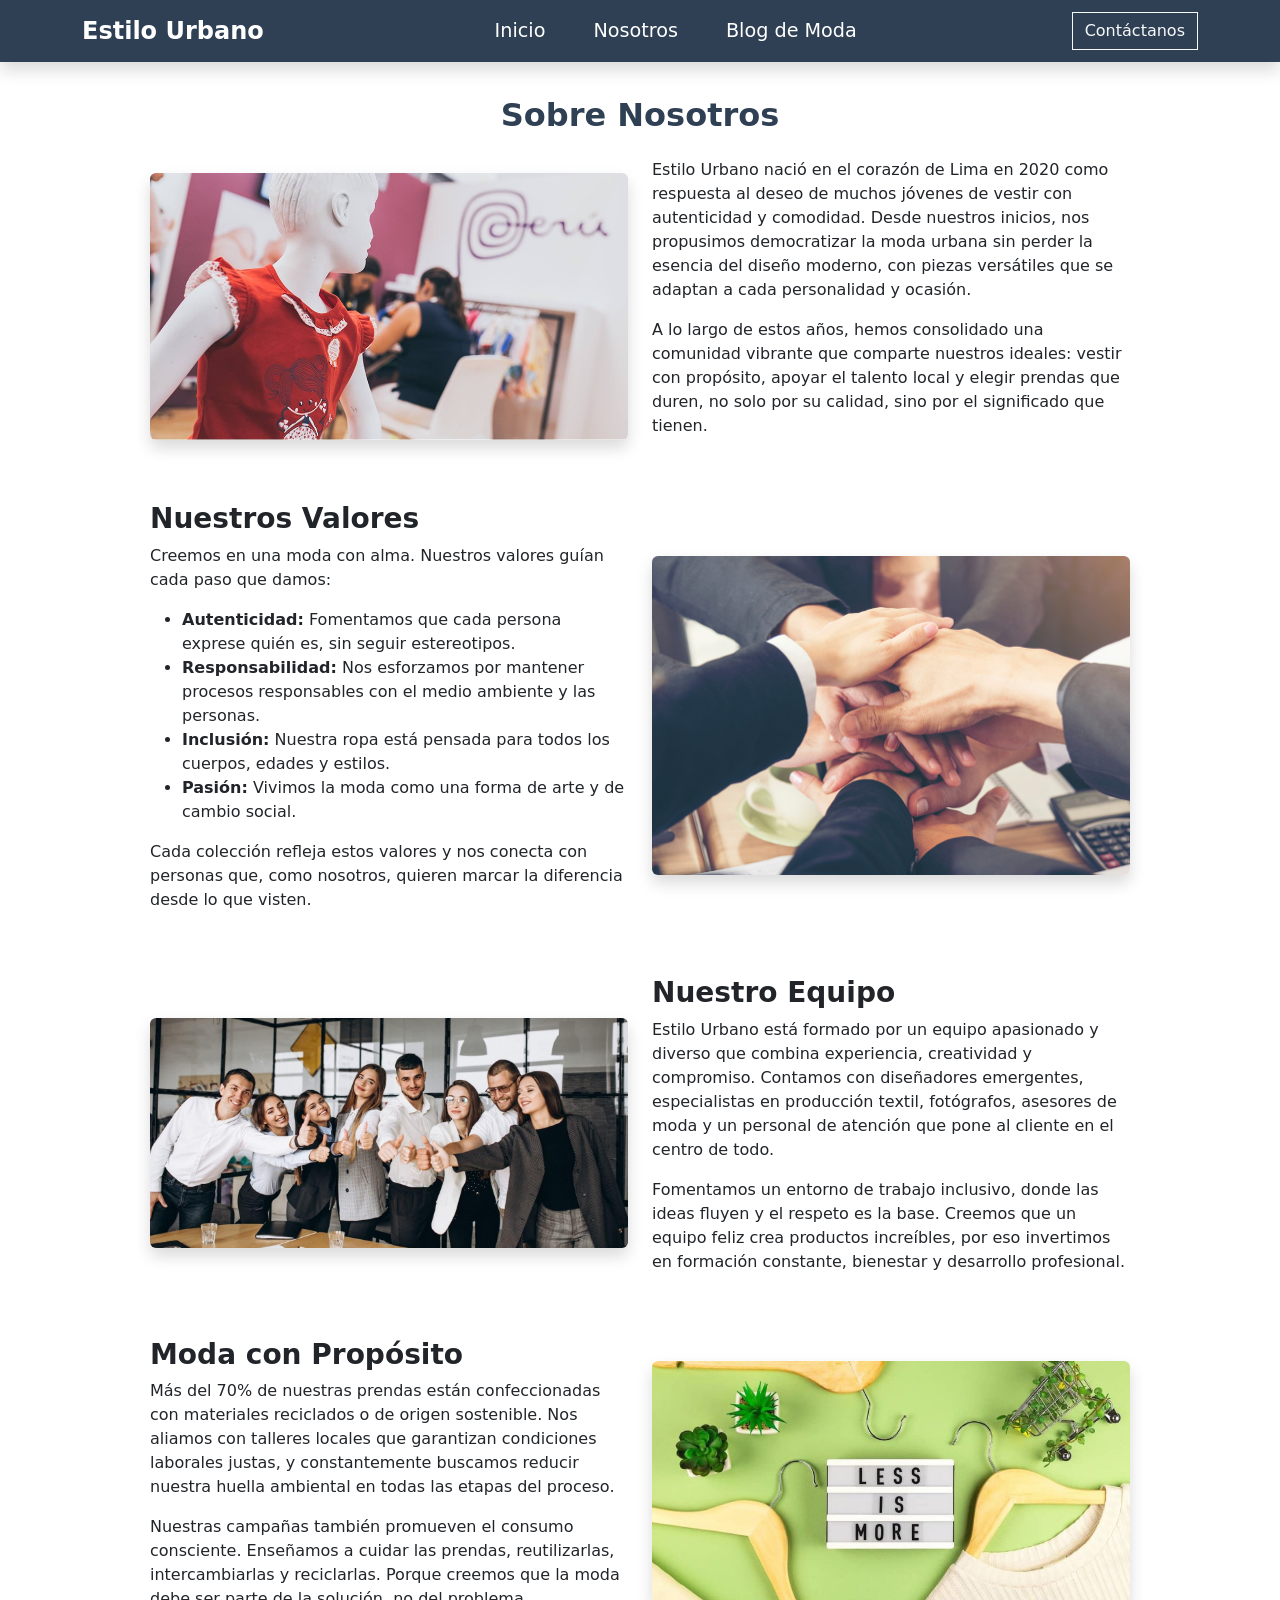
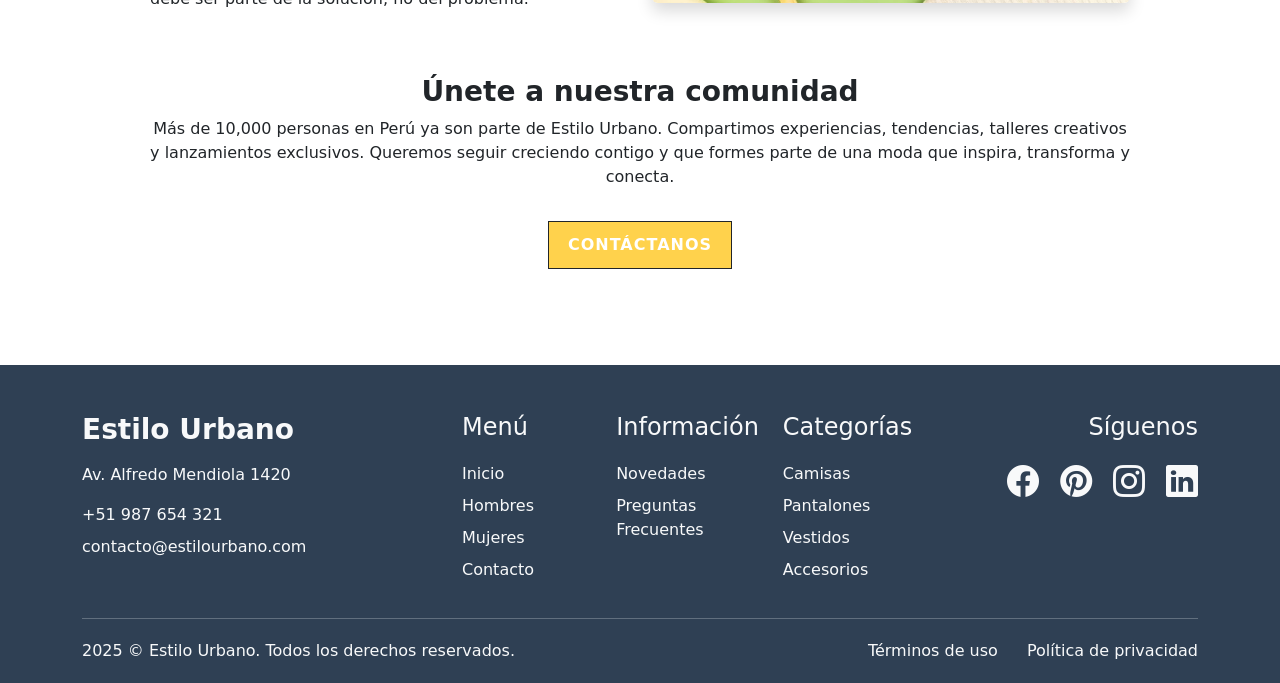
<file: html/nosotros.html>
<!DOCTYPE html>
<html lang="en">

<head>
    <meta charset="UTF-8" />
    <meta name="viewport" content="width=device-width, initial-scale=1.0" />
    <title>Nosotros - Estilo Urbano</title>
    <link href="https://cdn.jsdelivr.net/npm/bootstrap@5.3.0/dist/css/bootstrap.min.css" rel="stylesheet" />
    <link rel="stylesheet" href="../css/styles.css" />
    <link rel="stylesheet" href="https://cdn.jsdelivr.net/npm/bootstrap-icons@1.10.5/font/bootstrap-icons.css" />
</head>

<body>
    <nav class="navbar navbar-expand-lg fixed-top shadow" data-bs-theme="dark">
        <div class="container-lg">
            <a class="navbar-brand fw-bold" href="../html/index.html">Estilo Urbano</a>
            <button class="navbar-toggler" type="button" data-bs-toggle="collapse"
                data-bs-target="#navbarSupportedContent" aria-controls="navbarSupportedContent" aria-expanded="false"
                aria-label="Toggle navigation">
                <span class="navbar-toggler-icon"></span>
            </button>
            <div class="collapse navbar-collapse" id="navbarSupportedContent">
                <ul class="navbar-nav mx-auto mb-2 mb-lg-0">
                    <li class="nav-item">
                        <a class="nav-link active" aria-current="page" href="../html/index.html">Inicio</a>
                    </li>
                    <li class="nav-item">
                        <a class="nav-link" href="../html/nosotros.html">Nosotros</a>
                    </li>
                    <li class="nav-item">
                        <a class="nav-link" href="../html/blogmoda.html">Blog de Moda</a>
                    </li>
                </ul>
                <a class="btn btn-outline-light" href="../html/contacto.html">Contáctanos</a>
            </div>
        </div>
    </nav>

    <div class="container py-5 mt-5">
        <h2 class="text-center fw-bold mb-4">Sobre Nosotros</h2>
        <div class="row align-items-center mb-5">
            <div class="col-md-6">
                <img src="../img/nosotros1.jpg" class="img-fluid rounded shadow" alt="Nuestra tienda">
            </div>
            <div class="col-md-6">
                <p>Estilo Urbano nació en el corazón de Lima en 2020 como respuesta al deseo de muchos jóvenes de vestir
                    con autenticidad y comodidad. Desde nuestros inicios, nos propusimos democratizar la moda urbana sin
                    perder la esencia del diseño moderno, con piezas versátiles que se adaptan a cada personalidad y
                    ocasión.</p>
                <p>A lo largo de estos años, hemos consolidado una comunidad vibrante que comparte nuestros ideales:
                    vestir con propósito, apoyar el talento local y elegir prendas que duren, no solo por su calidad,
                    sino por el significado que tienen.</p>
            </div>
        </div>

        <div class="row align-items-center mb-5">
            <div class="col-md-6 order-md-2">
                <img src="../img/valores.jpg" class="img-fluid rounded shadow" alt="Valores">
            </div>
            <div class="col-md-6 order-md-1">
                <h3 class="fw-bold">Nuestros Valores</h3>
                <p>Creemos en una moda con alma. Nuestros valores guían cada paso que damos:</p>
                <ul>
                    <li><strong>Autenticidad:</strong> Fomentamos que cada persona exprese quién es, sin seguir
                        estereotipos.</li>
                    <li><strong>Responsabilidad:</strong> Nos esforzamos por mantener procesos responsables con el medio
                        ambiente y las personas.</li>
                    <li><strong>Inclusión:</strong> Nuestra ropa está pensada para todos los cuerpos, edades y estilos.
                    </li>
                    <li><strong>Pasión:</strong> Vivimos la moda como una forma de arte y de cambio social.</li>
                </ul>
                <p>Cada colección refleja estos valores y nos conecta con personas que, como nosotros, quieren marcar la
                    diferencia desde lo que visten.</p>
            </div>
        </div>

        <div class="row align-items-center mb-5">
            <div class="col-md-6">
                <img src="../img/equipo.jpg" class="img-fluid rounded shadow" alt="Nuestro equipo">
            </div>
            <div class="col-md-6">
                <h3 class="fw-bold">Nuestro Equipo</h3>
                <p>Estilo Urbano está formado por un equipo apasionado y diverso que combina experiencia, creatividad y
                    compromiso. Contamos con diseñadores emergentes, especialistas en producción textil, fotógrafos,
                    asesores de moda y un personal de atención que pone al cliente en el centro de todo.</p>
                <p>Fomentamos un entorno de trabajo inclusivo, donde las ideas fluyen y el respeto es la base. Creemos
                    que un equipo feliz crea productos increíbles, por eso invertimos en formación constante, bienestar
                    y desarrollo profesional.</p>
            </div>
        </div>

        <div class="row align-items-center mb-5">
            <div class="col-md-6 order-md-2">
                <img src="../img/sostenible.jpg" class="img-fluid rounded shadow" alt="Moda sostenible">
            </div>
            <div class="col-md-6 order-md-1">
                <h3 class="fw-bold">Moda con Propósito</h3>
                <p>Más del 70% de nuestras prendas están confeccionadas con materiales reciclados o de origen
                    sostenible. Nos aliamos con talleres locales que garantizan condiciones laborales justas, y
                    constantemente buscamos reducir nuestra huella ambiental en todas las etapas del proceso.</p>
                <p>Nuestras campañas también promueven el consumo consciente. Enseñamos a cuidar las prendas,
                    reutilizarlas, intercambiarlas y reciclarlas. Porque creemos que la moda debe ser parte de la
                    solución, no del problema.</p>
            </div>
        </div>

        <div class="text-center my-5">
            <h3 class="fw-bold">Únete a nuestra comunidad</h3>
            <p>Más de 10,000 personas en Perú ya son parte de Estilo Urbano. Compartimos experiencias, tendencias,
                talleres creativos y lanzamientos exclusivos. Queremos seguir creciendo contigo y que formes parte de
                una moda que inspira, transforma y conecta.</p>
            <a href="../html/contacto.html" class="btn btn-dark mt-3">Contáctanos</a>
        </div>
    </div>

    <footer class="text-light pt-5">
        <div class="container-lg">
            <div class="row">
                <div class="col-6 col-lg-4">
                    <h3 class="fw-bold">Estilo Urbano</h3>
                    <p class="pt-2">Av. Alfredo Mendiola 1420</p>
                    <p class="mb-2">+51 987 654 321</p>
                    <p>contacto@estilourbano.com</p>
                </div>
                <div class="col">
                    <h4>Menú</h4>
                    <ul class="list-unstyled pt-2">
                        <li class="py-1">Inicio</li>
                        <li class="py-1">Hombres</li>
                        <li class="py-1">Mujeres</li>
                        <li class="py-1">Contacto</li>
                    </ul>
                </div>
                <div class="col">
                    <h4>Información</h4>
                    <ul class="list-unstyled pt-2">
                        <li class="py-1">Novedades</li>
                        <li class="py-1">Preguntas Frecuentes</li>
                    </ul>
                </div>
                <div class="col">
                    <h4>Categorías</h4>
                    <ul class="list-unstyled pt-2">
                        <li class="py-1">Camisas</li>
                        <li class="py-1">Pantalones</li>
                        <li class="py-1">Vestidos</li>
                        <li class="py-1">Accesorios</li>
                    </ul>
                </div>
                <div class="col-6 col-lg-3 text-lg-end">
                    <h4>Síguenos</h4>
                    <div class="social-media pt-2">
                        <a href="#" class="text-light fs-2 me-3"><i class="bi bi-facebook"></i></a>
                        <a href="#" class="text-light fs-2 me-3"><i class="bi bi-pinterest"></i></a>
                        <a href="#" class="text-light fs-2 me-3"><i class="bi bi-instagram"></i></a>
                        <a href="#" class="text-light fs-2"><i class="bi bi-linkedin"></i></a>
                    </div>
                </div>
            </div>
            <hr>
            <div class="d-sm-flex justify-content-between py-1">
                <p>2025 © Estilo Urbano. Todos los derechos reservados.</p>
                <p>
                    <a href="#" class="text-light text-decoration-none pe-4">Términos de uso</a>
                    <a href="#" class="text-light text-decoration-none">Política de privacidad</a>
                </p>
            </div>
        </div>
    </footer>

</body>

</html>
</file>
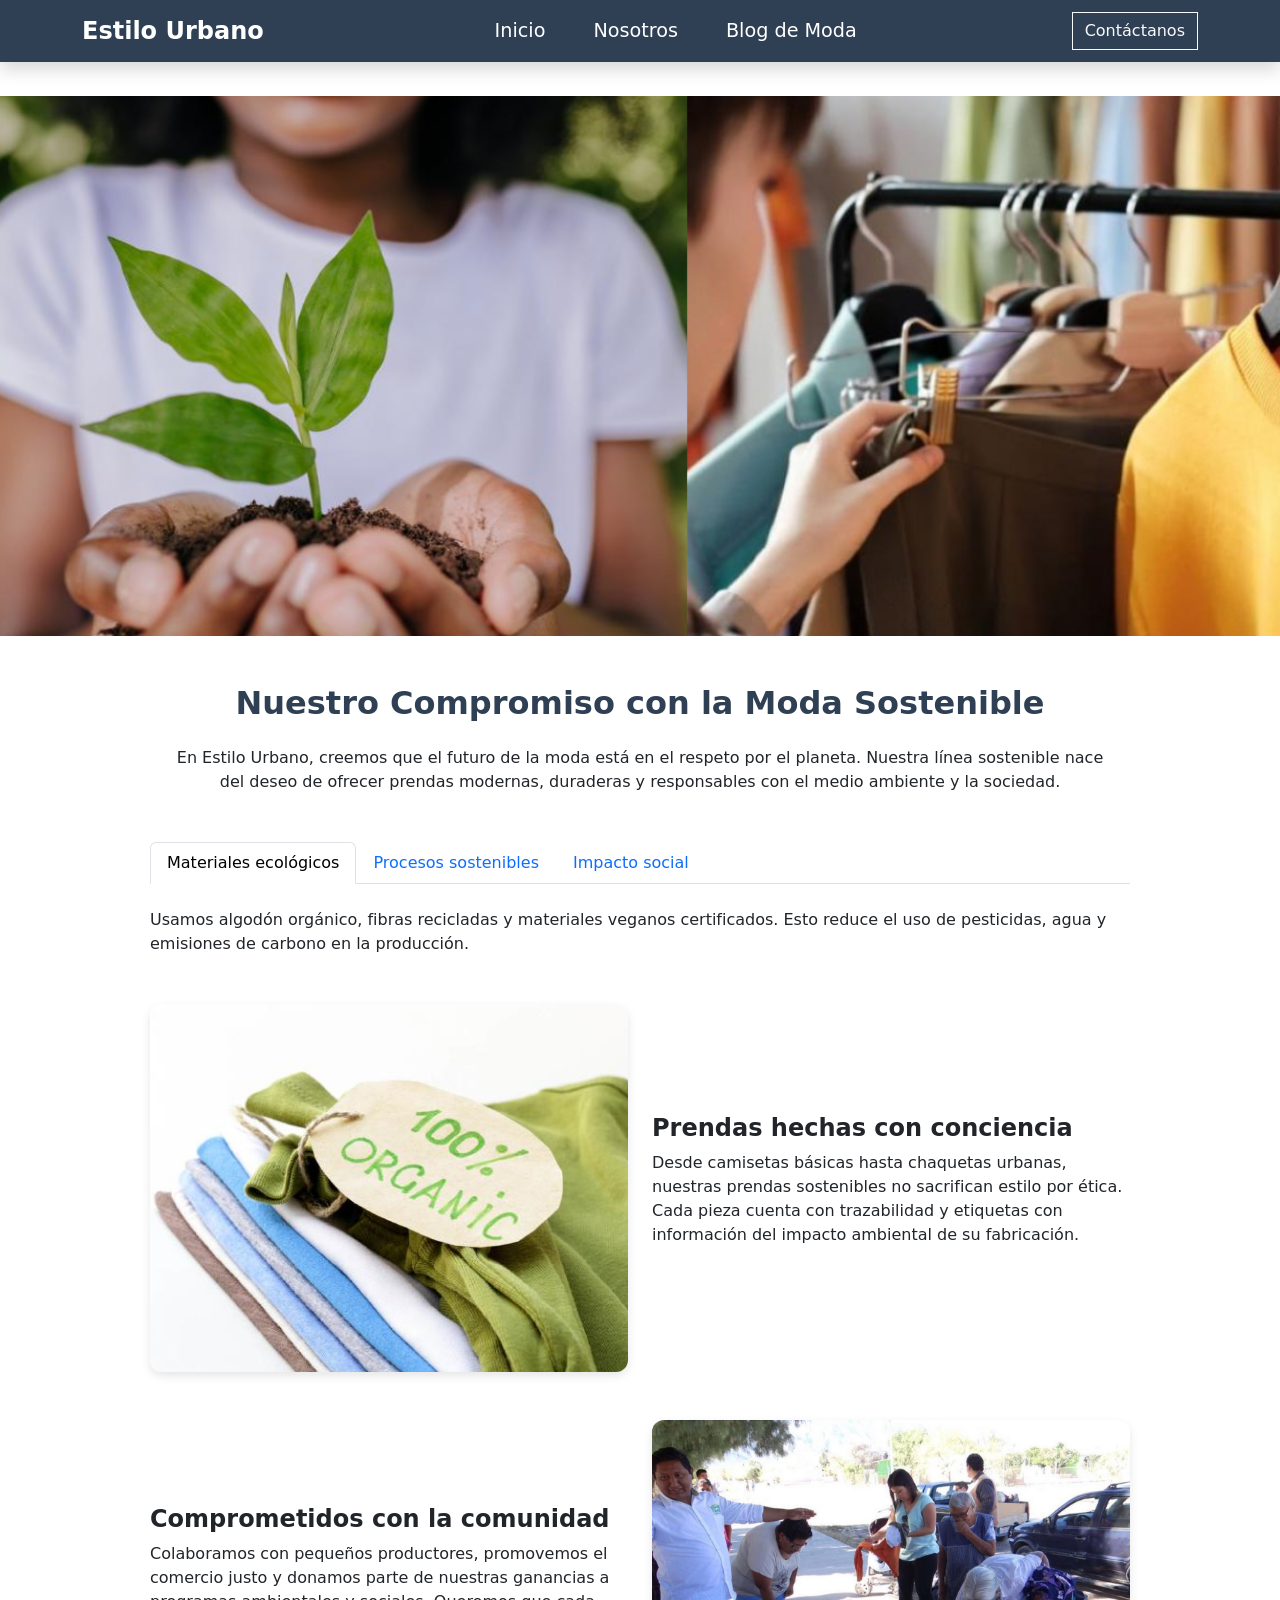
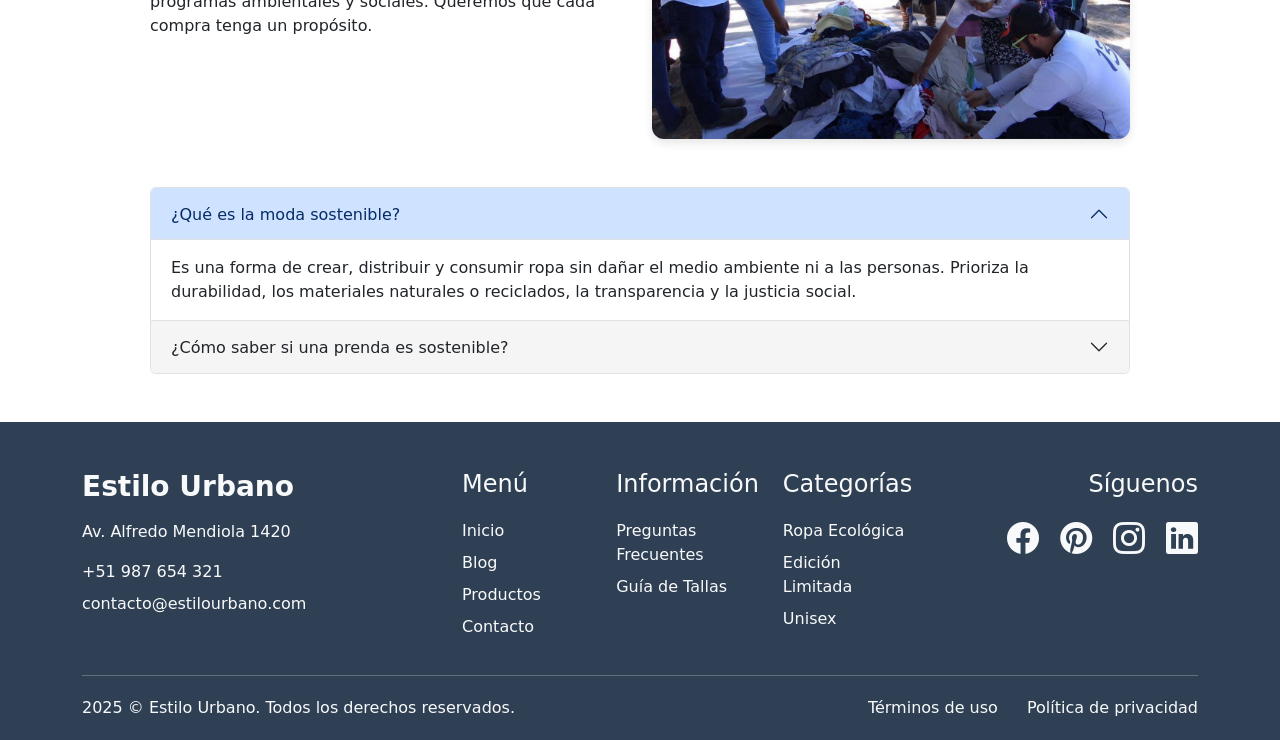
<file: html/sostenible.html>
<!DOCTYPE html>
<html lang="es">

<head>
    <meta charset="UTF-8" />
    <meta name="viewport" content="width=device-width, initial-scale=1.0" />
    <title>Moda Sostenible - Estilo Urbano</title>
    <link href="https://cdn.jsdelivr.net/npm/bootstrap@5.3.0/dist/css/bootstrap.min.css" rel="stylesheet" />
    <link rel="stylesheet" href="../css/styles.css" />
    <link rel="stylesheet" href="https://cdn.jsdelivr.net/npm/bootstrap-icons@1.10.5/font/bootstrap-icons.css" />
    <style>
        .hero-img {
            width: 100%;
            height: 60vh;
            object-fit: cover;
            border-radius: 0;
        }

        .sec-img {
            max-width: 100%;
            height: auto;
            border-radius: 12px;
            box-shadow: 0 4px 10px rgba(0, 0, 0, 0.1);
        }

        .accordion-button {
            background-color: #f5f5f5;
        }
    </style>
</head>

<body>
    <nav class="navbar navbar-expand-lg fixed-top shadow" data-bs-theme="dark">
        <div class="container-lg">
            <a class="navbar-brand fw-bold" href="../html/index.html">Estilo Urbano</a>
            <button class="navbar-toggler" type="button" data-bs-toggle="collapse" data-bs-target="#navbarNav"
                aria-controls="navbarNav" aria-expanded="false" aria-label="Toggle navigation">
                <span class="navbar-toggler-icon"></span>
            </button>
            <div class="collapse navbar-collapse" id="navbarNav">
                <ul class="navbar-nav mx-auto">
                    <li class="nav-item">
                        <a class="nav-link" href="../html/index.html">Inicio</a>
                    </li>
                    <li class="nav-item">
                        <a class="nav-link" href="../html/nosotros.html">Nosotros</a>
                    </li>
                    <li class="nav-item">
                        <a class="nav-link active" href="../html/blogmoda.html">Blog de Moda</a>
                    </li>
                </ul>
                <a class="btn btn-outline-light" href="../html/contacto.html">Contáctanos</a>
            </div>
        </div>
    </nav>
    <section class="mt-5 pt-5">
        <img src="../img/sostenible-hero.jpg" alt="Moda Sostenible" class="hero-img" />
    </section>
    <section class="container py-5">
        <h2 class="text-center fw-bold mb-4">Nuestro Compromiso con la Moda Sostenible</h2>
        <p class="text-center mb-5 px-3">
            En Estilo Urbano, creemos que el futuro de la moda está en el respeto por el planeta. Nuestra línea
            sostenible
            nace del deseo de ofrecer prendas modernas, duraderas y responsables con el medio ambiente y la sociedad.
        </p>
        <ul class="nav nav-tabs mb-4" id="sustainTabs" role="tablist">
            <li class="nav-item" role="presentation">
                <button class="nav-link active" id="materiales-tab" data-bs-toggle="tab" data-bs-target="#materiales"
                    type="button" role="tab">Materiales ecológicos</button>
            </li>
            <li class="nav-item" role="presentation">
                <button class="nav-link" id="procesos-tab" data-bs-toggle="tab" data-bs-target="#procesos" type="button"
                    role="tab">Procesos sostenibles</button>
            </li>
            <li class="nav-item" role="presentation">
                <button class="nav-link" id="impacto-tab" data-bs-toggle="tab" data-bs-target="#impacto" type="button"
                    role="tab">Impacto social</button>
            </li>
        </ul>
        <div class="tab-content" id="sustainTabsContent">
            <div class="tab-pane fade show active" id="materiales" role="tabpanel">
                <p>Usamos algodón orgánico, fibras recicladas y materiales veganos certificados. Esto reduce el uso de
                    pesticidas, agua y emisiones de carbono en la producción.</p>
            </div>
            <div class="tab-pane fade" id="procesos" role="tabpanel">
                <p>Nuestras fábricas están comprometidas con la eficiencia energética, el uso responsable del agua y
                    tintes
                    libres de tóxicos. Reducimos desperdicios y priorizamos producción local.</p>
            </div>
            <div class="tab-pane fade" id="impacto" role="tabpanel">
                <p>Trabajamos con cooperativas textiles y garantizamos condiciones laborales dignas. El 30% de nuestra
                    producción
                    proviene de iniciativas de reinserción laboral.</p>
            </div>
        </div>

        <div class="row my-5 align-items-center">
            <div class="col-md-6">
                <img src="../img/materiales-eco.jpg" alt="Materiales ecológicos" class="sec-img" />
            </div>
            <div class="col-md-6">
                <h4 class="fw-bold">Prendas hechas con conciencia</h4>
                <p>Desde camisetas básicas hasta chaquetas urbanas, nuestras prendas sostenibles no sacrifican estilo
                    por ética.
                    Cada pieza cuenta con trazabilidad y etiquetas con información del impacto ambiental de su
                    fabricación.</p>
            </div>
        </div>

        <div class="row my-5 align-items-center flex-row-reverse">
            <div class="col-md-6">
                <img src="../img/comunidad.jpg" alt="Apoyo a comunidades" class="sec-img" />
            </div>
            <div class="col-md-6">
                <h4 class="fw-bold">Comprometidos con la comunidad</h4>
                <p>Colaboramos con pequeños productores, promovemos el comercio justo y donamos parte de nuestras
                    ganancias a
                    programas ambientales y sociales. Queremos que cada compra tenga un propósito.</p>
            </div>
        </div>

        <div class="accordion mt-4" id="accordionSostenible">
            <div class="accordion-item">
                <h2 class="accordion-header">
                    <button class="accordion-button" type="button" data-bs-toggle="collapse"
                        data-bs-target="#collapseUno">¿Qué es la moda sostenible?</button>
                </h2>
                <div id="collapseUno" class="accordion-collapse collapse show" data-bs-parent="#accordionSostenible">
                    <div class="accordion-body">
                        Es una forma de crear, distribuir y consumir ropa sin dañar el medio ambiente ni a las personas.
                        Prioriza
                        la durabilidad, los materiales naturales o reciclados, la transparencia y la justicia social.
                    </div>
                </div>
            </div>

            <div class="accordion-item">
                <h2 class="accordion-header">
                    <button class="accordion-button collapsed" type="button" data-bs-toggle="collapse"
                        data-bs-target="#collapseDos">¿Cómo saber si una prenda es sostenible?</button>
                </h2>
                <div id="collapseDos" class="accordion-collapse collapse" data-bs-parent="#accordionSostenible">
                    <div class="accordion-body">
                        Busca certificaciones como GOTS, OEKO-TEX o FairTrade. Fíjate en el origen de los materiales, el
                        lugar de
                        fabricación y la política ambiental de la marca.
                    </div>
                </div>
            </div>
        </div>
    </section>

    <footer class="text-light pt-5">
        <div class="container-lg">
            <div class="row">
                <div class="col-6 col-lg-4">
                    <h3 class="fw-bold">Estilo Urbano</h3>
                    <p class="pt-2">Av. Alfredo Mendiola 1420</p>
                    <p class="mb-2">+51 987 654 321</p>
                    <p>contacto@estilourbano.com</p>
                </div>
                <div class="col">
                    <h4>Menú</h4>
                    <ul class="list-unstyled pt-2">
                        <li class="py-1">Inicio</li>
                        <li class="py-1">Blog</li>
                        <li class="py-1">Productos</li>
                        <li class="py-1">Contacto</li>
                    </ul>
                </div>
                <div class="col">
                    <h4>Información</h4>
                    <ul class="list-unstyled pt-2">
                        <li class="py-1">Preguntas Frecuentes</li>
                        <li class="py-1">Guía de Tallas</li>
                    </ul>
                </div>
                <div class="col">
                    <h4>Categorías</h4>
                    <ul class="list-unstyled pt-2">
                        <li class="py-1">Ropa Ecológica</li>
                        <li class="py-1">Edición Limitada</li>
                        <li class="py-1">Unisex</li>
                    </ul>
                </div>
                <div class="col-6 col-lg-3 text-lg-end">
                    <h4>Síguenos</h4>
                    <div class="social-media pt-2">
                        <a href="#" class="text-light fs-2 me-3"><i class="bi bi-facebook"></i></a>
                        <a href="#" class="text-light fs-2 me-3"><i class="bi bi-pinterest"></i></a>
                        <a href="#" class="text-light fs-2 me-3"><i class="bi bi-instagram"></i></a>
                        <a href="#" class="text-light fs-2"><i class="bi bi-linkedin"></i></a>
                    </div>
                </div>
            </div>
            <hr>
            <div class="d-sm-flex justify-content-between py-1">
                <p>2025 © Estilo Urbano. Todos los derechos reservados.</p>
                <p>
                    <a href="#" class="text-light text-decoration-none pe-4">Términos de uso</a>
                    <a href="#" class="text-light text-decoration-none">Política de privacidad</a>
                </p>
            </div>
        </div>
    </footer>

    <script src="https://cdn.jsdelivr.net/npm/bootstrap@5.3.0/dist/js/bootstrap.bundle.min.js"></script>
</body>

</html>
</file>
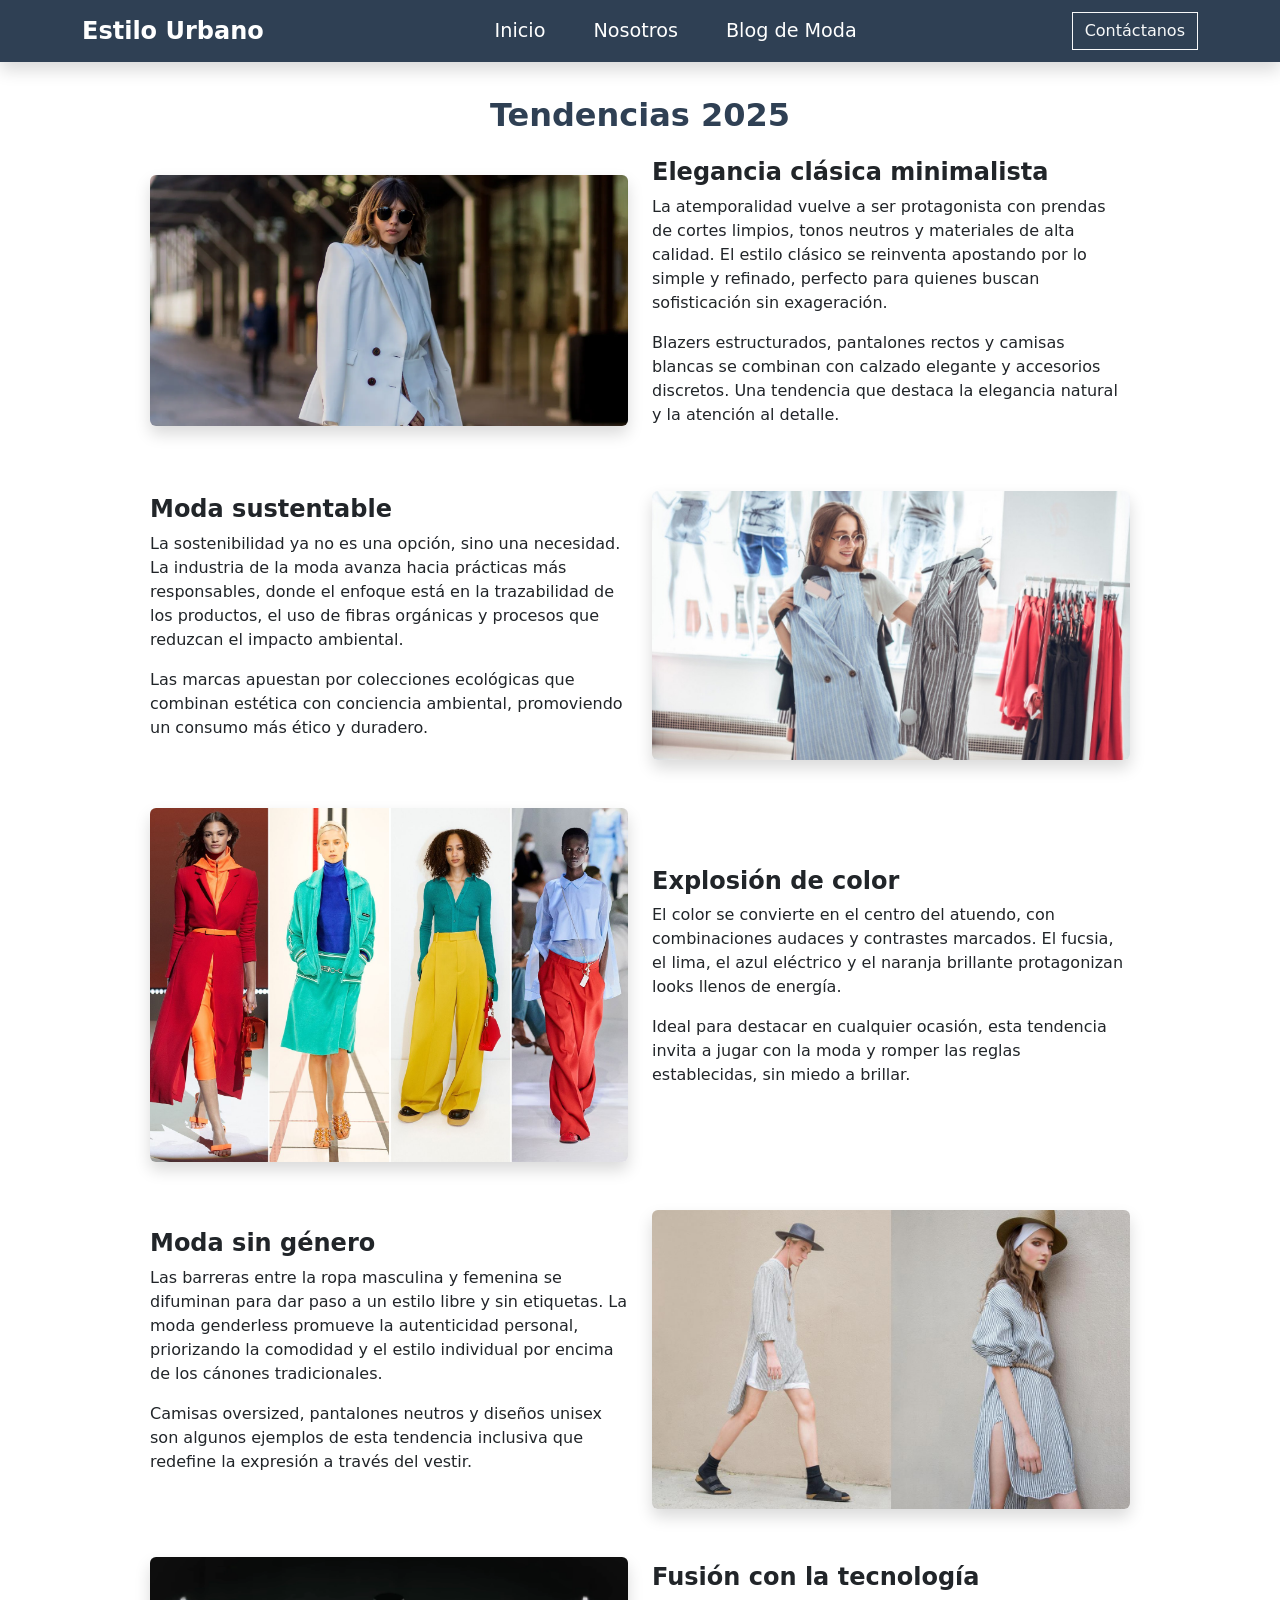
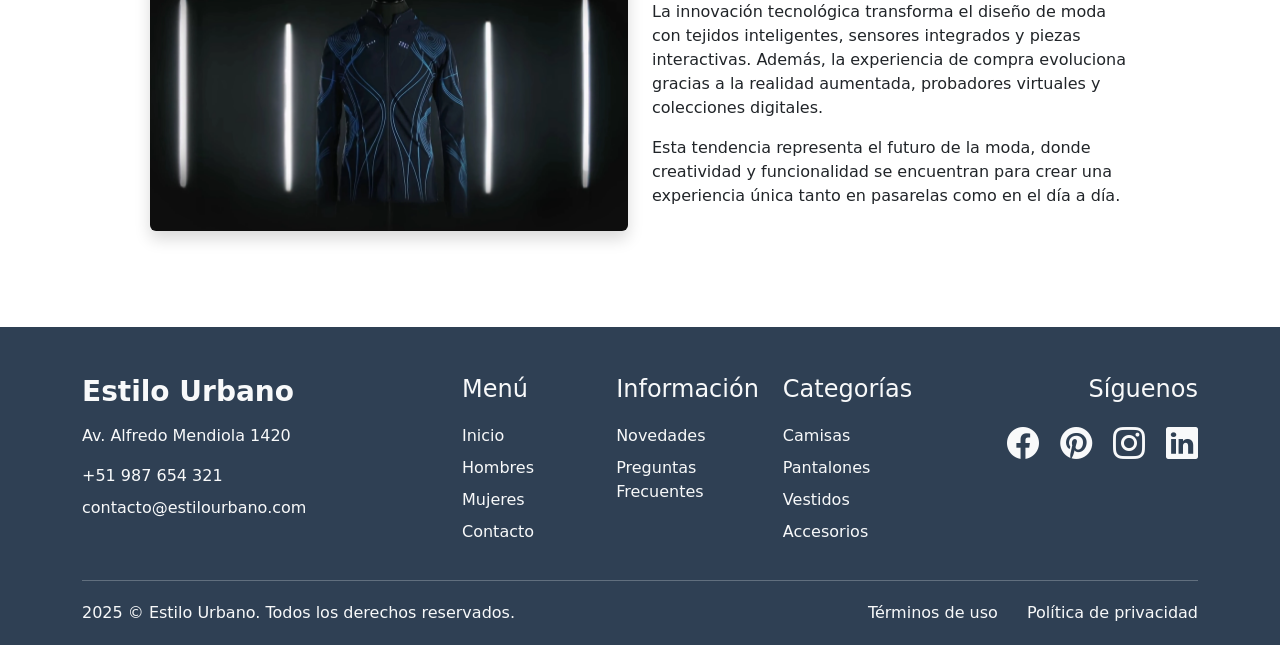
<file: html/tendencias.html>
<!DOCTYPE html>
<html lang="en">

<head>
    <meta charset="UTF-8" />
    <meta name="viewport" content="width=device-width, initial-scale=1.0" />
    <title>Tendencias - Estilo Urbano</title>
    <link href="https://cdn.jsdelivr.net/npm/bootstrap@5.3.0/dist/css/bootstrap.min.css" rel="stylesheet" />
    <link rel="stylesheet" href="../css/styles.css" />
    <link rel="stylesheet" href="https://cdn.jsdelivr.net/npm/bootstrap-icons@1.10.5/font/bootstrap-icons.css" />
</head>

<body>
    <nav class="navbar navbar-expand-lg fixed-top shadow" data-bs-theme="dark">
        <div class="container-lg">
            <a class="navbar-brand fw-bold" href="../html/index.html">Estilo Urbano</a>
            <button class="navbar-toggler" type="button" data-bs-toggle="collapse"
                data-bs-target="#navbarSupportedContent" aria-controls="navbarSupportedContent" aria-expanded="false"
                aria-label="Toggle navigation">
                <span class="navbar-toggler-icon"></span>
            </button>
            <div class="collapse navbar-collapse" id="navbarSupportedContent">
                <ul class="navbar-nav mx-auto mb-2 mb-lg-0">
                    <li class="nav-item">
                        <a class="nav-link active" aria-current="page" href="../html/index.html">Inicio</a>
                    </li>
                    <li class="nav-item">
                        <a class="nav-link" href="../html/nosotros.html">Nosotros</a>
                    </li>
                    <li class="nav-item">
                        <a class="nav-link" href="../html/blogmoda.html">Blog de Moda</a>
                    </li>
                </ul>
                <a class="btn btn-outline-light" href="../html/contacto.html">Contáctanos</a>
            </div>
        </div>
    </nav>

    <div class="container py-5 mt-5">
        <h2 class="text-center fw-bold mb-4">Tendencias 2025</h2>

        <div class="row align-items-center mb-5">
            <div class="col-md-6">
                <img src="../img/tendencia_clasico.jpg" class="img-fluid rounded shadow" alt="Estilo clásico">
            </div>
            <div class="col-md-6">
                <h4 class="fw-bold">Elegancia clásica minimalista</h4>
                <p>La atemporalidad vuelve a ser protagonista con prendas de cortes limpios, tonos neutros y materiales de alta calidad. El estilo clásico se reinventa apostando por lo simple y refinado, perfecto para quienes buscan sofisticación sin exageración.</p>
                <p>Blazers estructurados, pantalones rectos y camisas blancas se combinan con calzado elegante y accesorios discretos. Una tendencia que destaca la elegancia natural y la atención al detalle.</p>
            </div>
        </div>

        <div class="row align-items-center mb-5 flex-md-row-reverse">
            <div class="col-md-6">
                <img src="../img/tendencia_sustentable.jpg" class="img-fluid rounded shadow" alt="Moda sustentable">
            </div>
            <div class="col-md-6">
                <h4 class="fw-bold">Moda sustentable</h4>
                <p>La sostenibilidad ya no es una opción, sino una necesidad. La industria de la moda avanza hacia prácticas más responsables, donde el enfoque está en la trazabilidad de los productos, el uso de fibras orgánicas y procesos que reduzcan el impacto ambiental.</p>
                <p>Las marcas apuestan por colecciones ecológicas que combinan estética con conciencia ambiental, promoviendo un consumo más ético y duradero.</p>
            </div>
        </div>

        <div class="row align-items-center mb-5">
            <div class="col-md-6">
                <img src="../img/tendencia_colores.jpg" class="img-fluid rounded shadow" alt="Colores vibrantes">
            </div>
            <div class="col-md-6">
                <h4 class="fw-bold">Explosión de color</h4>
                <p>El color se convierte en el centro del atuendo, con combinaciones audaces y contrastes marcados. El fucsia, el lima, el azul eléctrico y el naranja brillante protagonizan looks llenos de energía.</p>
                <p>Ideal para destacar en cualquier ocasión, esta tendencia invita a jugar con la moda y romper las reglas establecidas, sin miedo a brillar.</p>
            </div>
        </div>

        <div class="row align-items-center mb-5 flex-md-row-reverse">
            <div class="col-md-6">
                <img src="../img/tendencia_genderless.jpg" class="img-fluid rounded shadow" alt="Moda sin género">
            </div>
            <div class="col-md-6">
                <h4 class="fw-bold">Moda sin género</h4>
                <p>Las barreras entre la ropa masculina y femenina se difuminan para dar paso a un estilo libre y sin etiquetas. La moda genderless promueve la autenticidad personal, priorizando la comodidad y el estilo individual por encima de los cánones tradicionales.</p>
                <p>Camisas oversized, pantalones neutros y diseños unisex son algunos ejemplos de esta tendencia inclusiva que redefine la expresión a través del vestir.</p>
            </div>
        </div>

        <div class="row align-items-center mb-5">
            <div class="col-md-6">
                <img src="../img/tendencia_tecnologia.jpg" class="img-fluid rounded shadow" alt="Moda y tecnología">
            </div>
            <div class="col-md-6">
                <h4 class="fw-bold">Fusión con la tecnología</h4>
                <p>La innovación tecnológica transforma el diseño de moda con tejidos inteligentes, sensores integrados y piezas interactivas. Además, la experiencia de compra evoluciona gracias a la realidad aumentada, probadores virtuales y colecciones digitales.</p>
                <p>Esta tendencia representa el futuro de la moda, donde creatividad y funcionalidad se encuentran para crear una experiencia única tanto en pasarelas como en el día a día.</p>
            </div>
        </div>

    </div>

    <footer class="text-light pt-5">
        <div class="container-lg">
            <div class="row">
                <div class="col-6 col-lg-4">
                    <h3 class="fw-bold">Estilo Urbano</h3>
                    <p class="pt-2">Av. Alfredo Mendiola 1420</p>
                    <p class="mb-2">+51 987 654 321</p>
                    <p>contacto@estilourbano.com</p>
                </div>
                <div class="col">
                    <h4>Menú</h4>
                    <ul class="list-unstyled pt-2">
                        <li class="py-1">Inicio</li>
                        <li class="py-1">Hombres</li>
                        <li class="py-1">Mujeres</li>
                        <li class="py-1">Contacto</li>
                    </ul>
                </div>
                <div class="col">
                    <h4>Información</h4>
                    <ul class="list-unstyled pt-2">
                        <li class="py-1">Novedades</li>
                        <li class="py-1">Preguntas Frecuentes</li>
                    </ul>
                </div>
                <div class="col">
                    <h4>Categorías</h4>
                    <ul class="list-unstyled pt-2">
                        <li class="py-1">Camisas</li>
                        <li class="py-1">Pantalones</li>
                        <li class="py-1">Vestidos</li>
                        <li class="py-1">Accesorios</li>
                    </ul>
                </div>
                <div class="col-6 col-lg-3 text-lg-end">
                    <h4>Síguenos</h4>
                    <div class="social-media pt-2">
                        <a href="#" class="text-light fs-2 me-3"><i class="bi bi-facebook"></i></a>
                        <a href="#" class="text-light fs-2 me-3"><i class="bi bi-pinterest"></i></a>
                        <a href="#" class="text-light fs-2 me-3"><i class="bi bi-instagram"></i></a>
                        <a href="#" class="text-light fs-2"><i class="bi bi-linkedin"></i></a>
                    </div>
                </div>
            </div>
            <hr>
            <div class="d-sm-flex justify-content-between py-1">
                <p>2025 © Estilo Urbano. Todos los derechos reservados.</p>
                <p>
                    <a href="#" class="text-light text-decoration-none pe-4">Términos de uso</a>
                    <a href="#" class="text-light text-decoration-none">Política de privacidad</a>
                </p>
            </div>
        </div>
    </footer>

</body>

</html>
</file>
<file: css/styles.css>
:root {
  --primary-color: #2f4054;
  --accent-color: #ffd24c;
}
:root * {
  border-radius: 0;
}
h2 {
  color: var(--primary-color);
}
.navbar,
.navbar .dropdown-menu,
.why-us .quote-bg,
footer {
  background-color: var(--primary-color);
}
.navbar-brand {
  color: #ffffff;
  font-size: 1.5rem;
}
.navbar .navbar-nav .nav-link {
  color: #ffffff;
}

.hero {
  background: url("...") center no-repeat;
  background-size: cover;
  height: 50vh;
}
.hero .hero-content {
  width: 90%;
}
.hero {
  position: relative;
  z-index: 1;
  height: 100vh;
}

.why-us .quote-bg {
  height: 30vw;
}

@media screen and (orientation: landscape) {
  .hero {
    height: 100vh;
  }
  .why-us .quote-bg {
    height: 40vh;
  }
}

@media screen and (min-width: 768px) {
  .hero .hero-content {
    width: 50%;
  }
  .navbar .navbar-nav .nav-link {
    font-size: 1.2rem;
    padding: 0.5rem 1.5rem;
  }
}

.btn:not(.btn-outline-light) {
  background-color: var(--accent-color);
  text-transform: uppercase;
  letter-spacing: 1px;
  font-weight: bold;
  padding: 0.7rem 1.2rem;
}

.why-us {
  color: #ffffff;
}

.why-sub-section .img-fluid {
  border: 0.5rem solid #ffffff;
}

@media screen and (min-width: 768px) {
  .contact {
    height: 70vh;
  }
}

@media screen and (min-width: 992px) {
  .container {
    padding: 2rem 5rem;
  }
  .about h2 {
    position: absolute;
    left: 50%;
    transform: translateX(-40%);
    background-color: rgba(0, 0, 0, 0.4);
    color: #ffffff;
  }
}

@media screen and (max-width: 991px) {
  .about {
    text-align: center;
  }
  .about {
    padding: 0 1.5rem;
  }
  .why-us {
    padding: 2rem 1rem 0;
    color: #000000;
  }
}

.contact {
  background: url("...") center no-repeat;
}

#mainCarousel .carousel-item img {
  max-height: 500px;
  object-fit: cover;
}
</file>
<file: css/sunicos.css>
body {
  font-family: "Poppins", sans-serif;
  background: #f8f9fa;
  color: #333;
}
header {
  background: url("../img/estilosunicos1.jpg") center/cover no-repeat fixed;
  height: 500px;
  display: flex;
  justify-content: center;
  align-items: center;
  color: #fff;
  text-shadow: 2px 2px 8px rgba(0, 0, 0, 0.7);
}
header h1 {
  font-size: 3rem;
  font-weight: 600;
}
.card {
  border: none;
  border-radius: 15px;
  box-shadow: 0 8px 20px rgba(0, 0, 0, 0.1);
  transition: transform 0.3s ease, box-shadow 0.3s ease;
}
.card img {
  height: 300px;
}
.card:hover {
  transform: translateY(-10px);
  box-shadow: 0 15px 30px rgba(0, 0, 0, 0.2);
}
.btn-unique {
  background: linear-gradient(45deg, #f06c64, #f9a826);
  border: none;
  color: #fff;
  border-radius: 50px;
  padding: 10px 20px;
  transition: all 0.3s ease;
  text-transform: uppercase;
  font-weight: 500;
}
.btn-unique:hover {
  background: linear-gradient(45deg, #f9a826, #f06c64);
  transform: scale(1.05);
}
footer {
  background: #111;
  color: #fff;
  padding: 20px 0;
  text-align: center;
}
</file>
<file: css/suave.css>
body {
  font-family: "Poppins", sans-serif;
  background-color: #f8f9fa;
}
header {
  background: url("../img/suave.jpg") center/cover no-repeat fixed;
  height: 400px;
  display: flex;
  justify-content: center;
  align-items: center;
  color: #fff;
  text-shadow: 2px 2px 8px rgba(0, 0, 0, 0.7);
}
header h1 {
  font-size: 3rem;
  font-weight: 700;
}
.section-content {
  padding: 60px 0;
}
.section-content img {
  border-radius: 10px;  
  box-shadow: 0 8px 20px rgba(0, 0, 0, 0.1);
  height: 300px;
}
.btn-custom {
  background-color: #f06c64;
  color: #fff;
  border-radius: 50px;
  padding: 10px 25px;
  transition: all 0.3s ease;
}
.btn-custom:hover {
  background-color: #e95a50;
  transform: scale(1.05);
}
footer {
  background: #111;
  color: #fff;
  padding: 20px 0;
  text-align: center;
}
</file>
